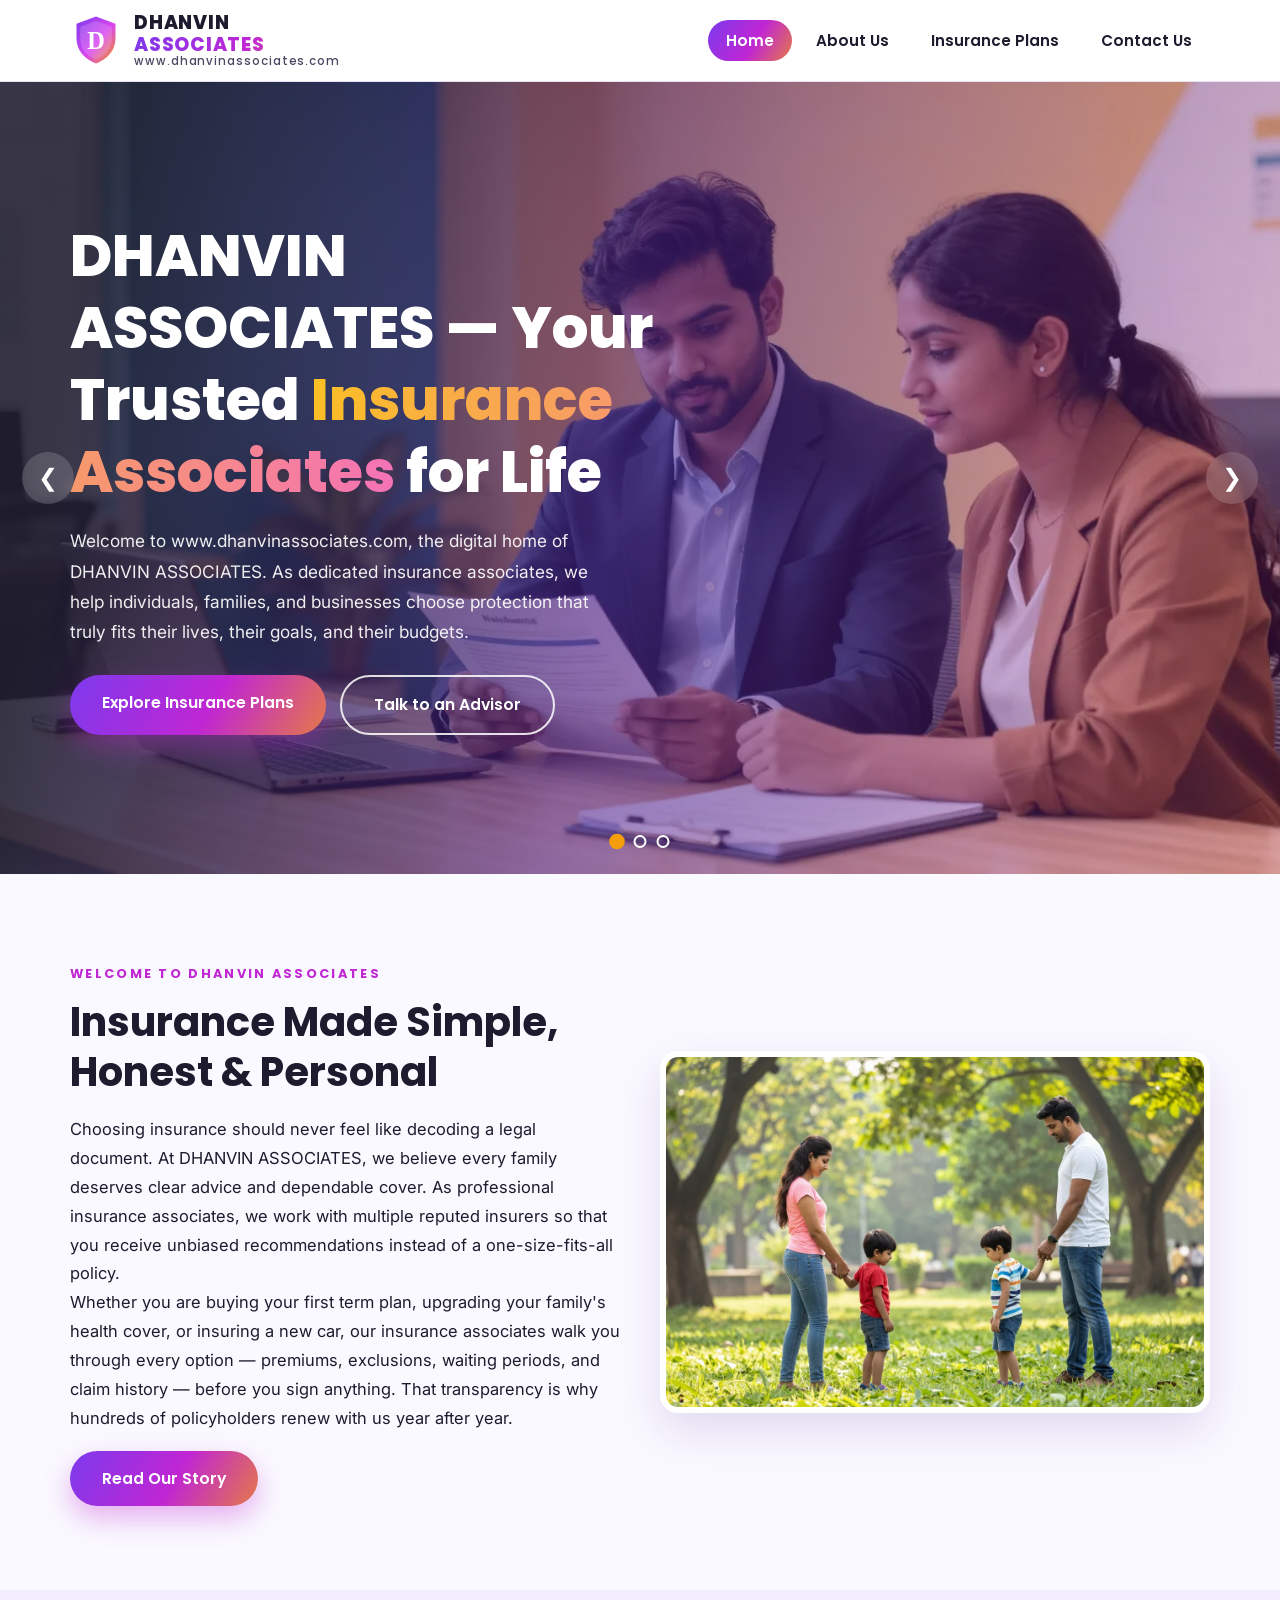
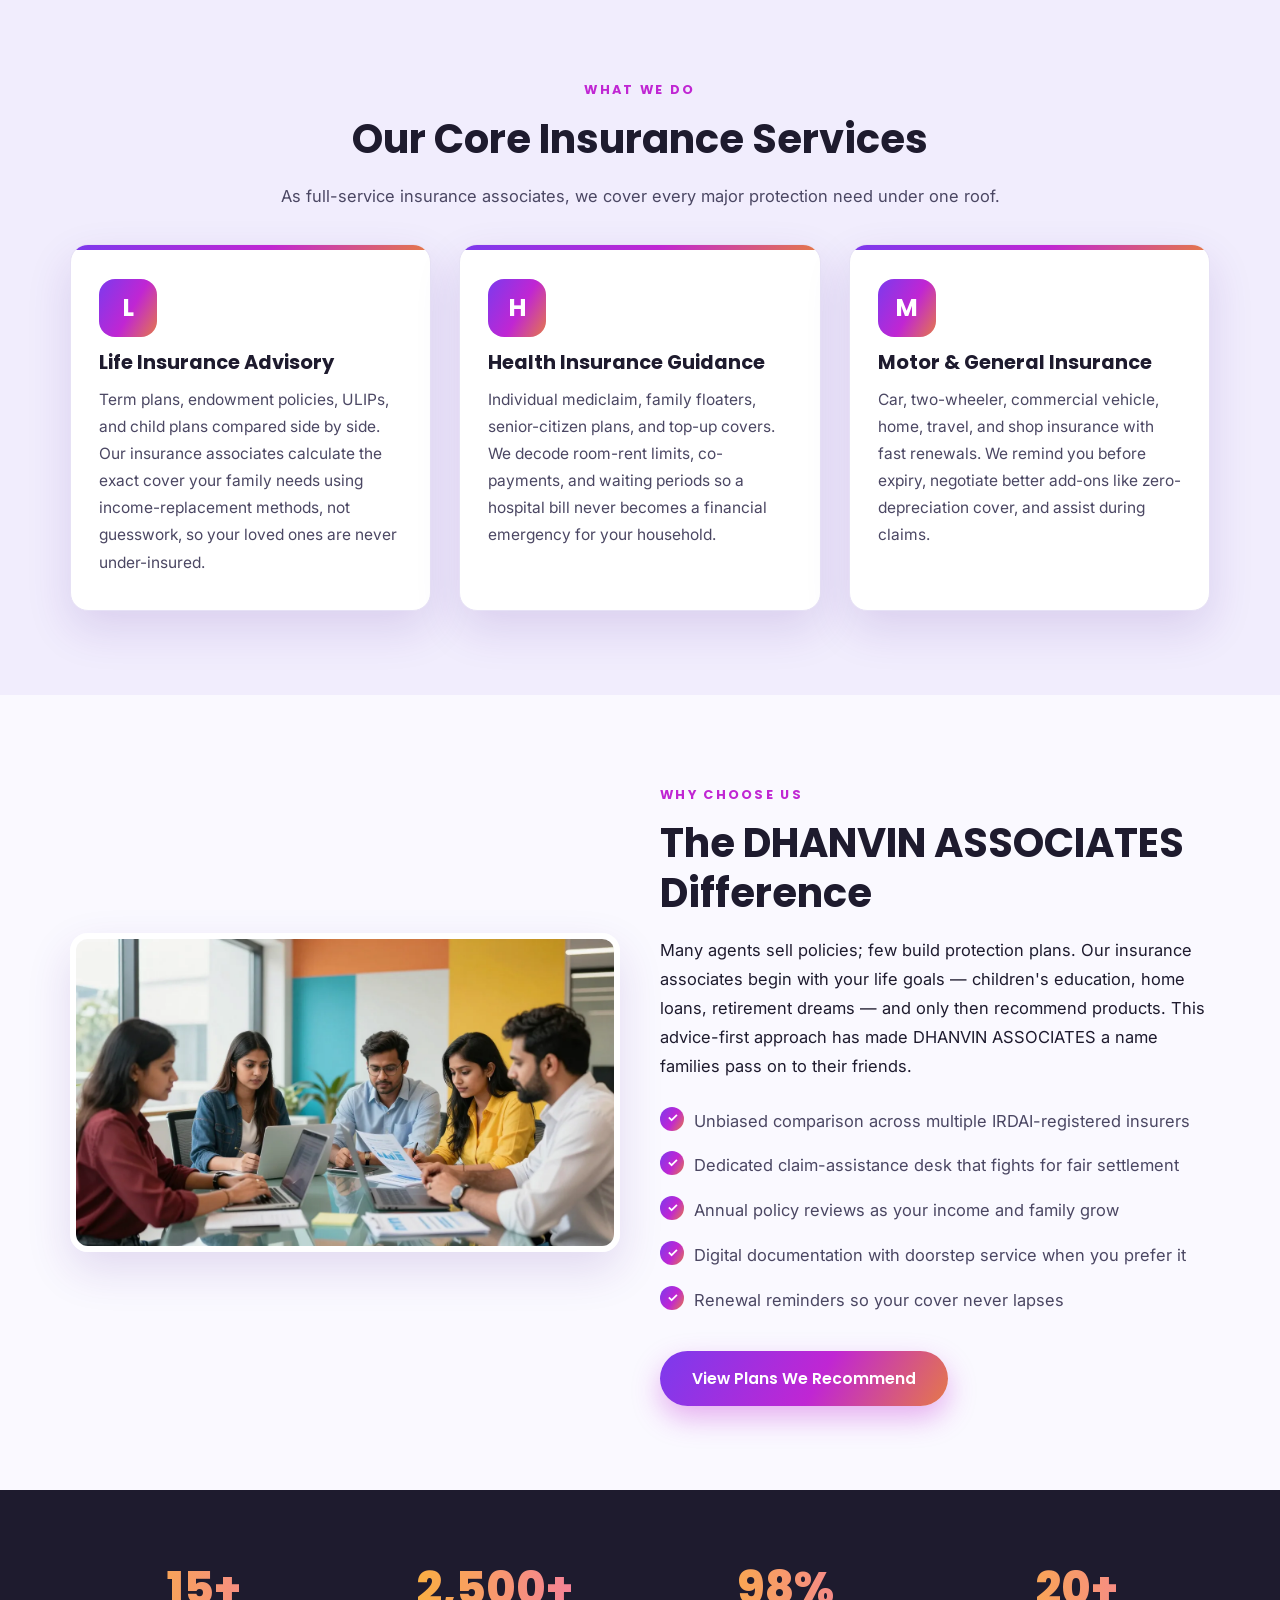
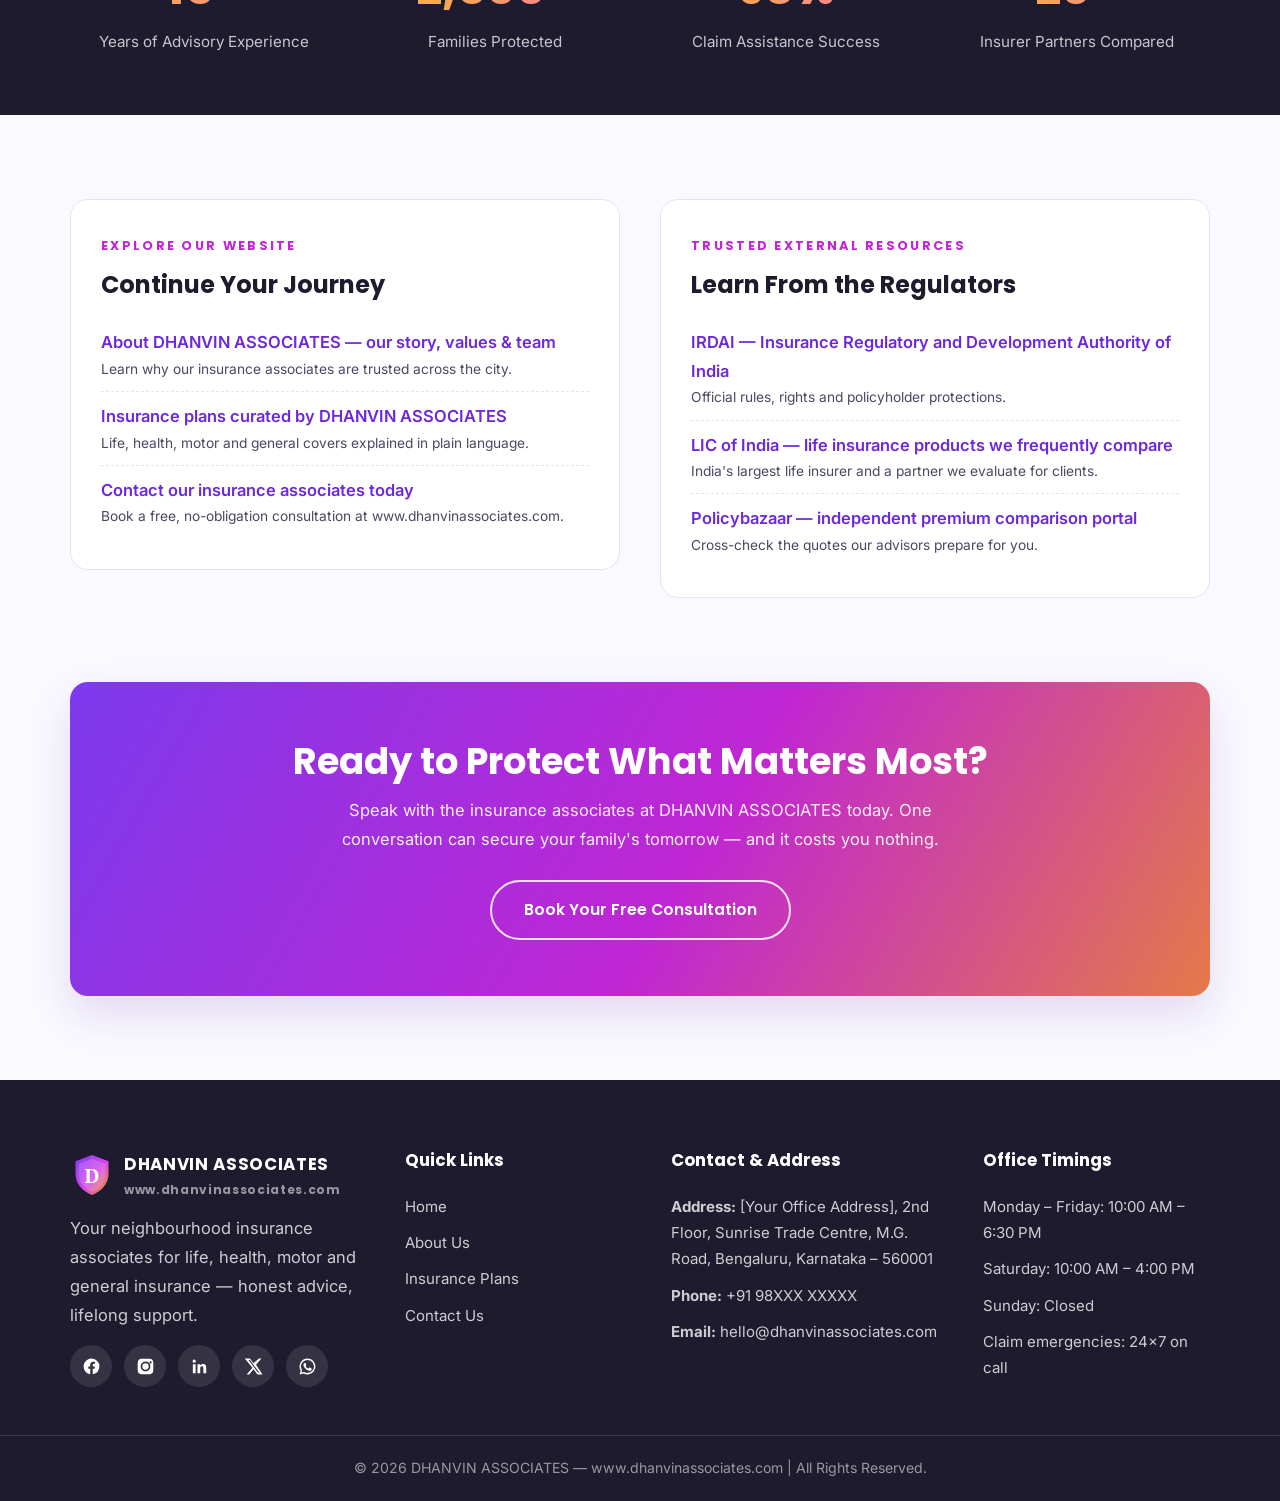
<file: index.html>
<!DOCTYPE html>
<html lang="en">
<head>
  <meta charset="UTF-8">
  <meta name="viewport" content="width=device-width, initial-scale=1.0">
  <title>DHANVIN ASSOCIATES | Trusted Insurance Associates in India – www.dhanvinassociates.com</title>
  <meta name="description" content="DHANVIN ASSOCIATES are experienced insurance associates offering life, health, motor and general insurance guidance for families and businesses across India.">
  <meta name="keywords" content="insurance associates, DHANVIN ASSOCIATES, life insurance, health insurance, motor insurance, insurance advisor India">
  <link rel="icon" href="images/logo.svg" type="image/svg+xml">
  <link rel="preconnect" href="https://fonts.googleapis.com">
  <link rel="preconnect" href="https://fonts.gstatic.com" crossorigin>
  <link href="https://fonts.googleapis.com/css2?family=Poppins:wght@600;700;800&family=Inter:wght@400;500;600&display=swap" rel="stylesheet">
  <link rel="stylesheet" href="css/style.css">
</head>
<body>

  <!-- ================= HEADER ================= -->
  <header class="site-header">
    <div class="container header-inner">
      <a href="index.html" class="brand" aria-label="DHANVIN ASSOCIATES home">
        <img src="images/logo.svg" alt="DHANVIN ASSOCIATES logo" class="logo" width="52" height="52">
        <span class="brand-text">DHANVIN <span>ASSOCIATES</span>
          <small class="domain">www.dhanvinassociates.com</small>
        </span>
      </a>
      <button class="nav-toggle" aria-label="Toggle navigation"><span></span><span></span><span></span></button>
      <nav class="main-nav" aria-label="Primary navigation">
        <ul>
          <li><a href="index.html" class="active">Home</a></li>
          <li><a href="about.html">About Us</a></li>
          <li><a href="plans.html">Insurance Plans</a></li>
          <li><a href="contact.html">Contact Us</a></li>
        </ul>
      </nav>
    </div>
  </header>

  <!-- ================= HERO SLIDER ================= -->
  <section class="slider" aria-label="Featured highlights">
    <div class="slide active">
      <img src="images/hero-advisor.webp" alt="Insurance advisor of DHANVIN ASSOCIATES guiding a young couple" width="1600" height="900">
      <div class="slide-caption">
        <h1>DHANVIN ASSOCIATES — Your Trusted <span>Insurance Associates</span> for Life</h1>
        <p>Welcome to www.dhanvinassociates.com, the digital home of DHANVIN ASSOCIATES. As dedicated insurance associates, we help individuals, families, and businesses choose protection that truly fits their lives, their goals, and their budgets.</p>
        <div class="slide-actions">
          <a href="plans.html" class="btn btn-primary">Explore Insurance Plans</a>
          <a href="contact.html" class="btn btn-outline">Talk to an Advisor</a>
        </div>
      </div>
    </div>
    <div class="slide">
      <img src="images/hero-team.webp" alt="Professional team of insurance associates collaborating in a modern office" width="1600" height="900" loading="lazy">
      <div class="slide-caption">
        <h2>Expert Guidance from <span>Experienced Insurance Associates</span></h2>
        <p>Our team of qualified insurance associates compares policies across leading insurers, explains the fine print in simple language, and stands beside you from proposal to claim settlement.</p>
        <div class="slide-actions">
          <a href="about.html" class="btn btn-primary">Meet Our Team</a>
        </div>
      </div>
    </div>
    <div class="slide">
      <img src="images/hero-senior.webp" alt="Senior couple reviewing health insurance with an advisor at home" width="1600" height="900" loading="lazy">
      <div class="slide-caption">
        <h2>Protection for Every <span>Stage of Life</span></h2>
        <p>From a child's education fund to a parent's health cover and a peaceful retirement, DHANVIN ASSOCIATES designs insurance portfolios that grow with your family.</p>
        <div class="slide-actions">
          <a href="contact.html" class="btn btn-primary">Get a Free Consultation</a>
        </div>
      </div>
    </div>
    <button class="slider-btn prev" aria-label="Previous slide">&#10094;</button>
    <button class="slider-btn next" aria-label="Next slide">&#10095;</button>
    <div class="slider-dots" role="tablist" aria-label="Slide navigation"></div>
  </section>

  <!-- ================= WELCOME ================= -->
  <section class="section">
    <div class="container grid-2">
      <div class="reveal">
        <span class="eyebrow">Welcome to DHANVIN ASSOCIATES</span>
        <h2 class="section-title">Insurance Made Simple, Honest &amp; Personal</h2>
        <p>Choosing insurance should never feel like decoding a legal document. At DHANVIN ASSOCIATES, we believe every family deserves clear advice and dependable cover. As professional insurance associates, we work with multiple reputed insurers so that you receive unbiased recommendations instead of a one-size-fits-all policy.</p>
        <p>Whether you are buying your first term plan, upgrading your family's health cover, or insuring a new car, our insurance associates walk you through every option — premiums, exclusions, waiting periods, and claim history — before you sign anything. That transparency is why hundreds of policyholders renew with us year after year.</p>
        <a href="about.html" class="btn btn-primary" style="margin-top:18px;">Read Our Story</a>
      </div>
      <div class="media-frame reveal">
        <img src="images/family-protection.webp" alt="Young family enjoying security provided by their insurance associates" width="1200" height="800" loading="lazy">
      </div>
    </div>
  </section>

  <!-- ================= SERVICES ================= -->
  <section class="section tint">
    <div class="container">
      <div style="text-align:center;" class="reveal">
        <span class="eyebrow">What We Do</span>
        <h2 class="section-title">Our Core Insurance Services</h2>
        <p class="section-sub" style="margin-left:auto;margin-right:auto;">As full-service insurance associates, we cover every major protection need under one roof.</p>
      </div>
      <div class="grid-3">
        <article class="card reveal">
          <div class="icon-badge">L</div>
          <h3>Life Insurance Advisory</h3>
          <p>Term plans, endowment policies, ULIPs, and child plans compared side by side. Our insurance associates calculate the exact cover your family needs using income-replacement methods, not guesswork, so your loved ones are never under-insured.</p>
        </article>
        <article class="card reveal">
          <div class="icon-badge">H</div>
          <h3>Health Insurance Guidance</h3>
          <p>Individual mediclaim, family floaters, senior-citizen plans, and top-up covers. We decode room-rent limits, co-payments, and waiting periods so a hospital bill never becomes a financial emergency for your household.</p>
        </article>
        <article class="card reveal">
          <div class="icon-badge">M</div>
          <h3>Motor &amp; General Insurance</h3>
          <p>Car, two-wheeler, commercial vehicle, home, travel, and shop insurance with fast renewals. We remind you before expiry, negotiate better add-ons like zero-depreciation cover, and assist during claims.</p>
        </article>
      </div>
    </div>
  </section>

  <!-- ================= WHY CHOOSE US ================= -->
  <section class="section">
    <div class="container grid-2">
      <div class="media-frame reveal">
        <img src="images/hero-team.webp" alt="Team of insurance associates at DHANVIN ASSOCIATES office" width="1600" height="900" loading="lazy">
      </div>
      <div class="reveal">
        <span class="eyebrow">Why Choose Us</span>
        <h2 class="section-title">The DHANVIN ASSOCIATES Difference</h2>
        <p>Many agents sell policies; few build protection plans. Our insurance associates begin with your life goals — children's education, home loans, retirement dreams — and only then recommend products. This advice-first approach has made DHANVIN ASSOCIATES a name families pass on to their friends.</p>
        <ul class="check-list">
          <li>Unbiased comparison across multiple IRDAI-registered insurers</li>
          <li>Dedicated claim-assistance desk that fights for fair settlement</li>
          <li>Annual policy reviews as your income and family grow</li>
          <li>Digital documentation with doorstep service when you prefer it</li>
          <li>Renewal reminders so your cover never lapses</li>
        </ul>
        <a href="plans.html" class="btn btn-primary" style="margin-top:10px;">View Plans We Recommend</a>
      </div>
    </div>
  </section>

  <!-- ================= STATS ================= -->
  <section class="stats-band">
    <div class="container grid-4">
      <div class="reveal"><div class="stat-num">15+</div><div class="stat-label">Years of Advisory Experience</div></div>
      <div class="reveal"><div class="stat-num">2,500+</div><div class="stat-label">Families Protected</div></div>
      <div class="reveal"><div class="stat-num">98%</div><div class="stat-label">Claim Assistance Success</div></div>
      <div class="reveal"><div class="stat-num">20+</div><div class="stat-label">Insurer Partners Compared</div></div>
    </div>
  </section>

  <!-- ================= INTERNAL & EXTERNAL LINKS ================= -->
  <section class="section">
    <div class="container grid-2" style="align-items:start;">
      <div class="link-panel reveal">
        <span class="eyebrow">Explore Our Website</span>
        <h2 class="section-title" style="font-size:1.5rem;">Continue Your Journey</h2>
        <ul>
          <li><a href="about.html">About DHANVIN ASSOCIATES — our story, values &amp; team</a><small>Learn why our insurance associates are trusted across the city.</small></li>
          <li><a href="plans.html">Insurance plans curated by DHANVIN ASSOCIATES</a><small>Life, health, motor and general covers explained in plain language.</small></li>
          <li><a href="contact.html">Contact our insurance associates today</a><small>Book a free, no-obligation consultation at www.dhanvinassociates.com.</small></li>
        </ul>
      </div>
      <div class="link-panel reveal">
        <span class="eyebrow">Trusted External Resources</span>
        <h2 class="section-title" style="font-size:1.5rem;">Learn From the Regulators</h2>
        <ul>
          <li><a href="https://www.irdai.gov.in" target="_blank" rel="noopener noreferrer">IRDAI — Insurance Regulatory and Development Authority of India</a><small>Official rules, rights and policyholder protections.</small></li>
          <li><a href="https://licindia.in" target="_blank" rel="noopener noreferrer">LIC of India — life insurance products we frequently compare</a><small>India's largest life insurer and a partner we evaluate for clients.</small></li>
          <li><a href="https://www.policybazaar.com" target="_blank" rel="noopener noreferrer">Policybazaar — independent premium comparison portal</a><small>Cross-check the quotes our advisors prepare for you.</small></li>
        </ul>
      </div>
    </div>
  </section>

  <!-- ================= CTA ================= -->
  <section class="section" style="padding-top:0;">
    <div class="container">
      <div class="cta-band reveal">
        <h2>Ready to Protect What Matters Most?</h2>
        <p>Speak with the insurance associates at DHANVIN ASSOCIATES today. One conversation can secure your family's tomorrow — and it costs you nothing.</p>
        <a href="contact.html" class="btn btn-outline">Book Your Free Consultation</a>
      </div>
    </div>
  </section>

  <!-- ================= FOOTER ================= -->
  <footer class="site-footer">
    <div class="container footer-grid">
      <div>
        <div class="footer-brand">
          <img src="images/logo.svg" alt="DHANVIN ASSOCIATES logo" class="logo" width="44" height="44">
          <strong>DHANVIN ASSOCIATES<small>www.dhanvinassociates.com</small></strong>
        </div>
        <p>Your neighbourhood insurance associates for life, health, motor and general insurance — honest advice, lifelong support.</p>
        <div class="social-row">
          <a href="https://facebook.com/dhanvinassociates" target="_blank" rel="noopener noreferrer" aria-label="Facebook"><svg viewBox="0 0 24 24"><path d="M22 12a10 10 0 1 0-11.6 9.9v-7H7.9V12h2.5V9.8c0-2.5 1.5-3.9 3.8-3.9 1.1 0 2.2.2 2.2.2v2.4h-1.2c-1.2 0-1.6.8-1.6 1.6V12h2.7l-.4 2.9h-2.3v7A10 10 0 0 0 22 12z"/></svg></a>
          <a href="https://instagram.com/dhanvinassociates" target="_blank" rel="noopener noreferrer" aria-label="Instagram"><svg viewBox="0 0 24 24"><path d="M12 2.2c3.2 0 3.6 0 4.9.1 3.3.1 4.8 1.7 4.9 4.9.1 1.3.1 1.6.1 4.8s0 3.6-.1 4.8c-.1 3.2-1.7 4.8-4.9 4.9-1.3.1-1.6.1-4.9.1s-3.6 0-4.9-.1c-3.3-.1-4.8-1.7-4.9-4.9-.1-1.2-.1-1.6-.1-4.8s0-3.6.1-4.8C2.4 4 4 2.4 7.2 2.3 8.4 2.2 8.8 2.2 12 2.2zm0 3.6a6.2 6.2 0 1 0 0 12.4 6.2 6.2 0 0 0 0-12.4zm0 10.2a4 4 0 1 1 0-8 4 4 0 0 1 0 8zm6.4-10.5a1.4 1.4 0 1 0 0 2.9 1.4 1.4 0 0 0 0-2.9z"/></svg></a>
          <a href="https://linkedin.com/company/dhanvinassociates" target="_blank" rel="noopener noreferrer" aria-label="LinkedIn"><svg viewBox="0 0 24 24"><path d="M20.4 20.4h-3.5v-5.6c0-1.3 0-3-1.9-3s-2.1 1.4-2.1 2.9v5.7H9.4V9h3.4v1.6h.1c.5-.9 1.6-1.9 3.4-1.9 3.6 0 4.2 2.4 4.2 5.4v6.3zM5.3 7.4a2 2 0 1 1 0-4.1 2 2 0 0 1 0 4.1zM7.1 20.4H3.6V9h3.5v11.4z"/></svg></a>
          <a href="https://x.com/dhanvinassoc" target="_blank" rel="noopener noreferrer" aria-label="X (Twitter)"><svg viewBox="0 0 24 24"><path d="M18.9 2H22l-6.8 7.8L23.3 22h-6.3l-4.9-6.4L6.5 22H3.4l7.3-8.3L1 2h6.5l4.4 5.9L18.9 2zm-1.1 18h1.7L7.6 3.9H5.7L17.8 20z"/></svg></a>
          <a href="https://wa.me/919800000000" target="_blank" rel="noopener noreferrer" aria-label="WhatsApp"><svg viewBox="0 0 24 24"><path d="M12 2a10 10 0 0 0-8.6 15.1L2 22l5-1.3A10 10 0 1 0 12 2zm0 18.2c-1.5 0-3-.4-4.3-1.2l-.3-.2-3 .8.8-2.9-.2-.3A8.2 8.2 0 1 1 12 20.2zm4.6-6.1c-.3-.1-1.5-.7-1.7-.8-.2-.1-.4-.1-.6.1-.2.3-.6.8-.8 1-.1.2-.3.2-.5.1a6.7 6.7 0 0 1-3.3-2.9c-.3-.4.3-.4.7-1.3.1-.2 0-.4 0-.5l-.8-1.8c-.2-.5-.4-.4-.6-.4h-.5c-.2 0-.5.1-.7.3-.2.3-.9.9-.9 2.2s.9 2.5 1.1 2.7c.1.2 1.8 2.8 4.4 3.9 1.6.7 2.3.8 3.1.6.5-.1 1.5-.6 1.7-1.2.2-.6.2-1.1.1-1.2 0-.1-.2-.2-.6-.3z"/></svg></a>
        </div>
      </div>
      <div>
        <h3>Quick Links</h3>
        <ul>
          <li><a href="index.html">Home</a></li>
          <li><a href="about.html">About Us</a></li>
          <li><a href="plans.html">Insurance Plans</a></li>
          <li><a href="contact.html">Contact Us</a></li>
        </ul>
      </div>
      <div>
        <h3>Contact &amp; Address</h3>
        <ul>
          <li><strong>Address:</strong> [Your Office Address], 2nd Floor, Sunrise Trade Centre, M.G. Road, Bengaluru, Karnataka – 560001</li>
          <li><strong>Phone:</strong> <a href="tel:+919800000000">+91 98XXX XXXXX</a></li>
          <li><strong>Email:</strong> <a href="mailto:hello@dhanvinassociates.com">hello@dhanvinassociates.com</a></li>
        </ul>
      </div>
      <div>
        <h3>Office Timings</h3>
        <ul>
          <li>Monday – Friday: 10:00 AM – 6:30 PM</li>
          <li>Saturday: 10:00 AM – 4:00 PM</li>
          <li>Sunday: Closed</li>
          <li>Claim emergencies: 24×7 on call</li>
        </ul>
      </div>
    </div>
    <div class="footer-bottom">
      <div class="container">© <span id="year">2024</span> DHANVIN ASSOCIATES — www.dhanvinassociates.com | All Rights Reserved.</div>
    </div>
  </footer>

  <script src="js/script.js"></script>
</body>
</html>
</file>
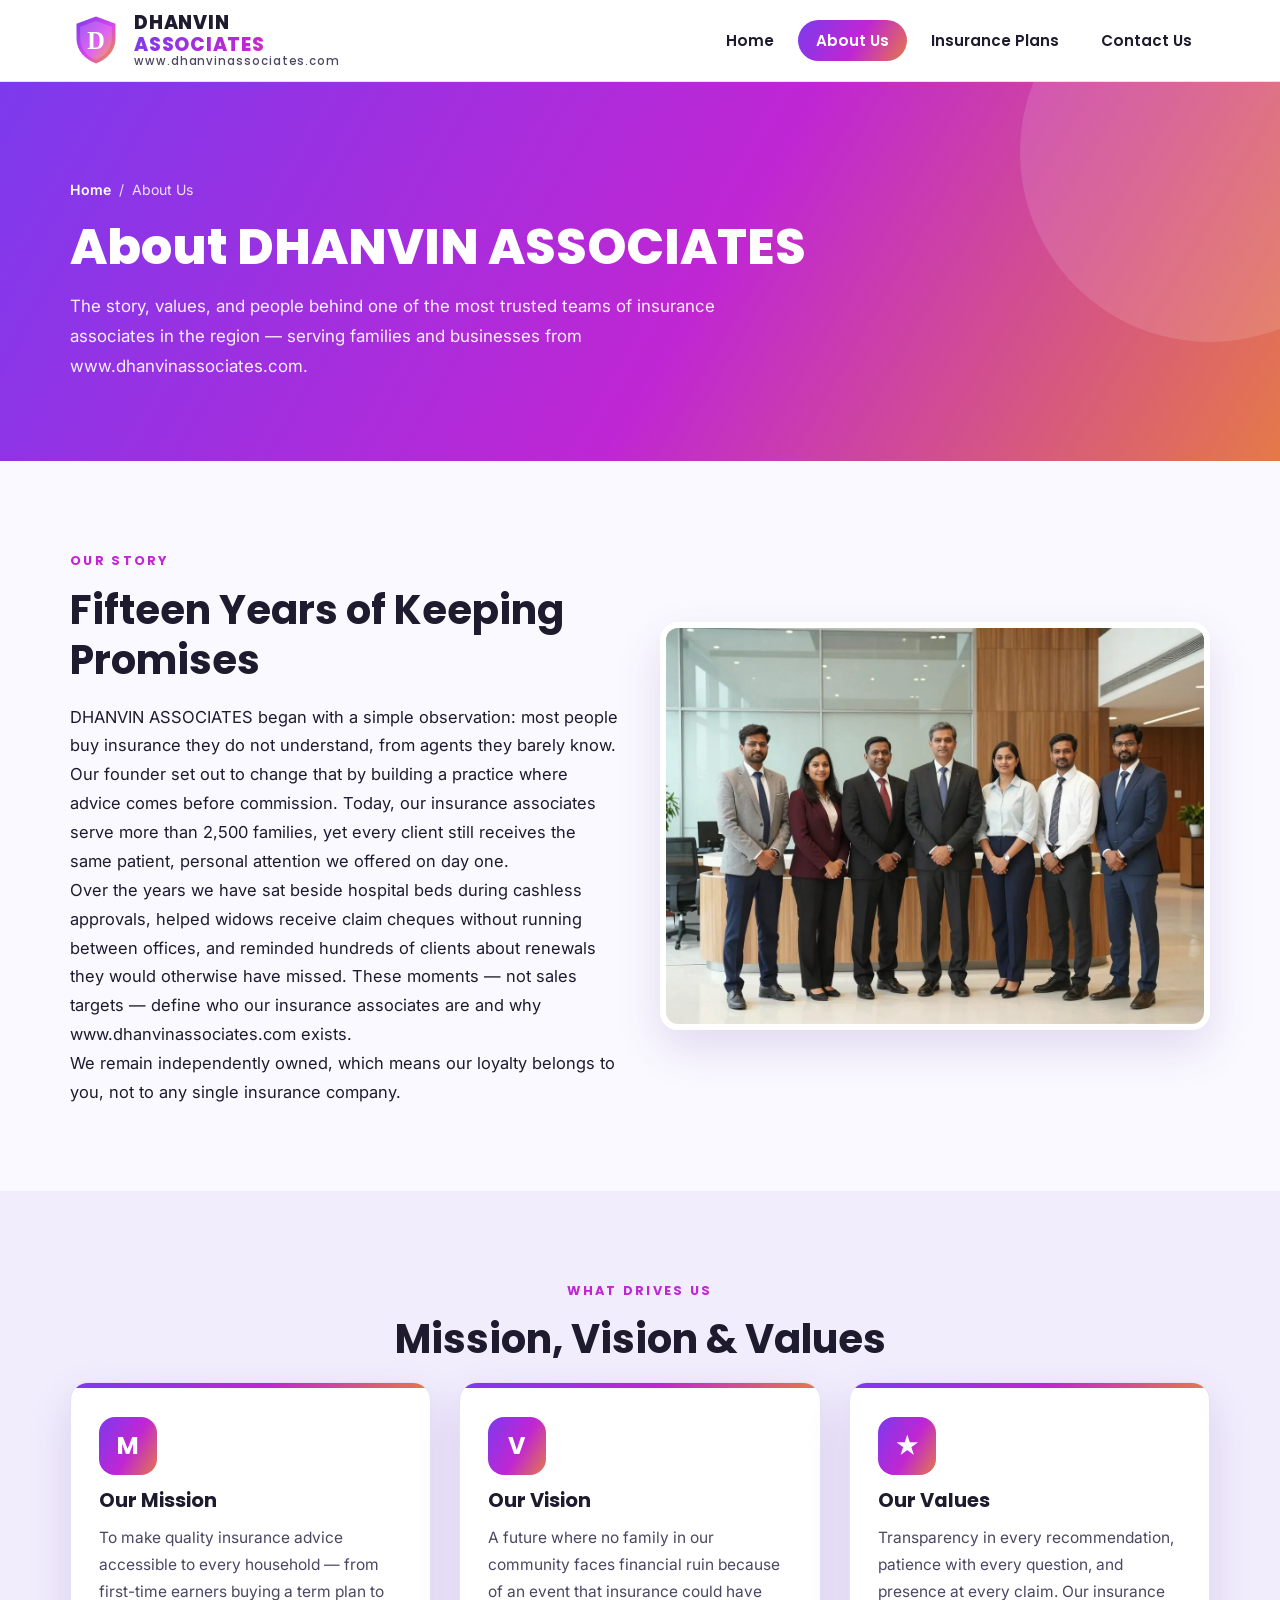
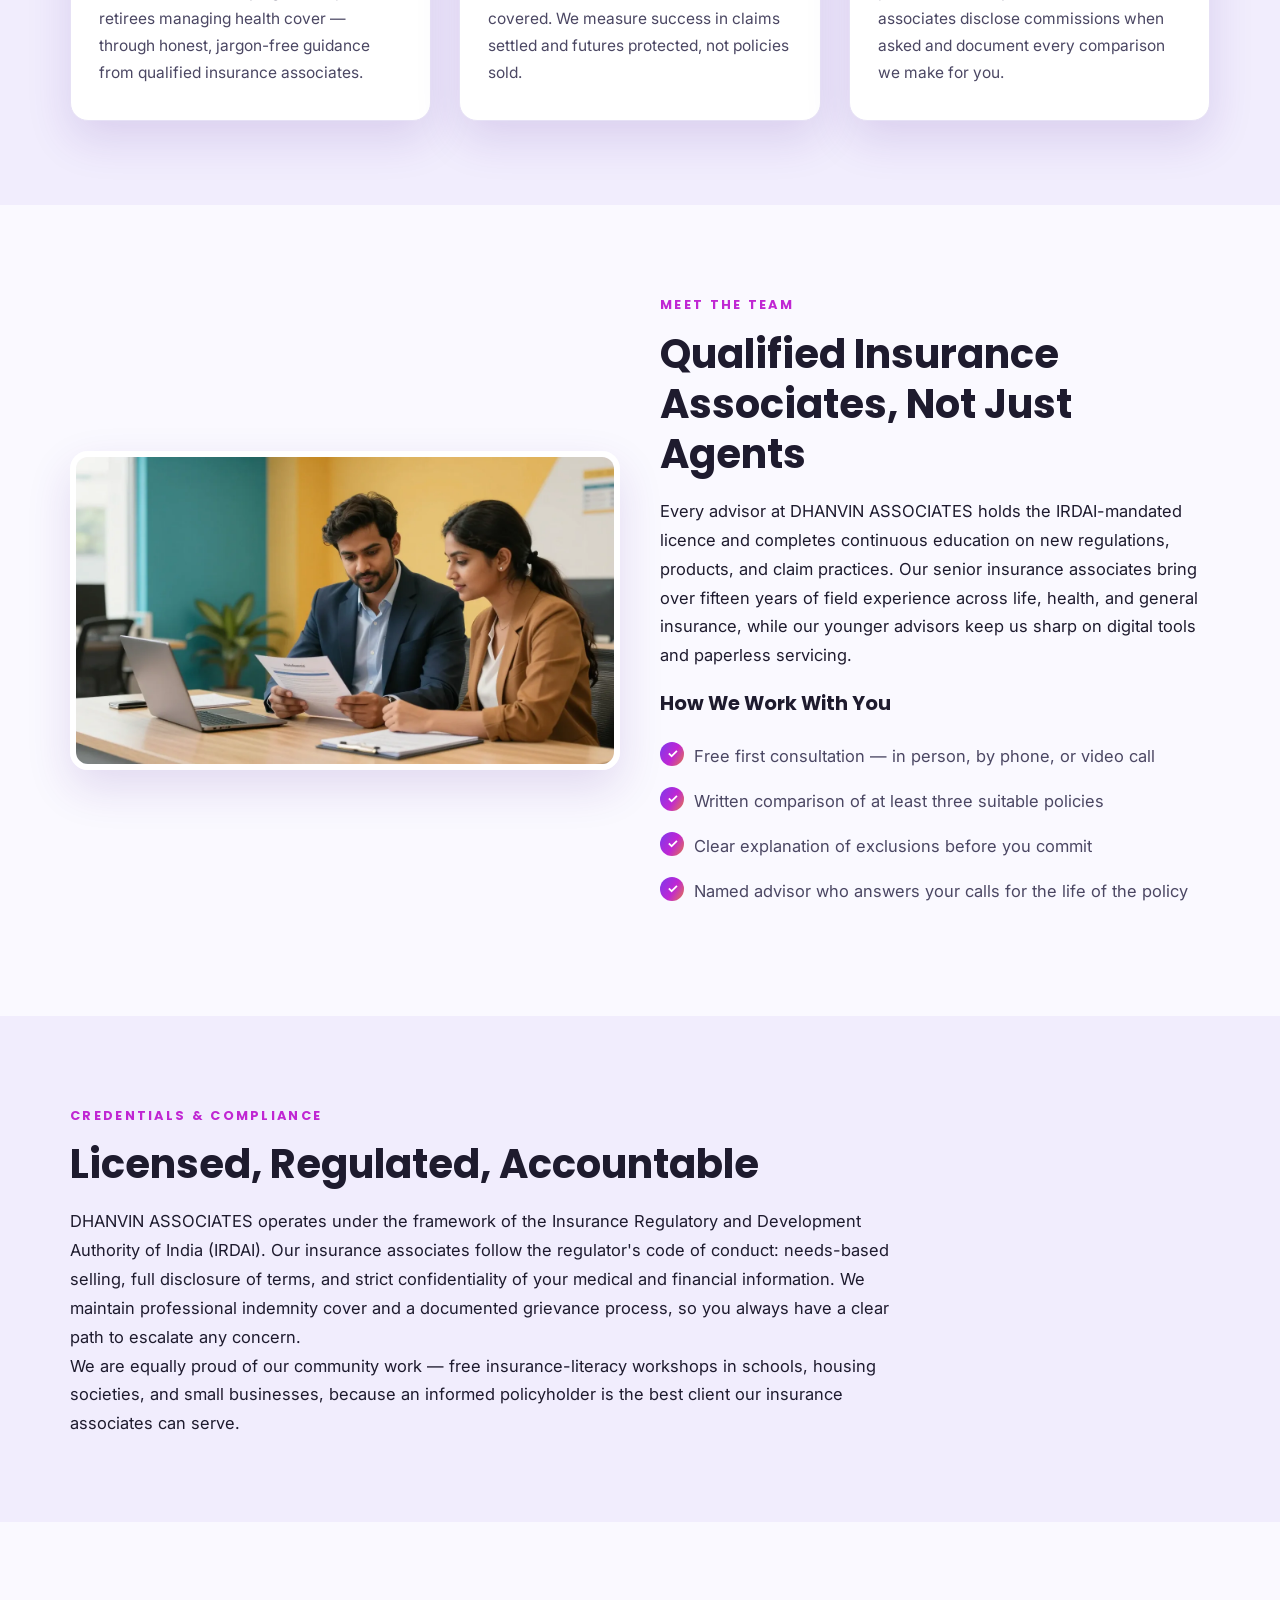
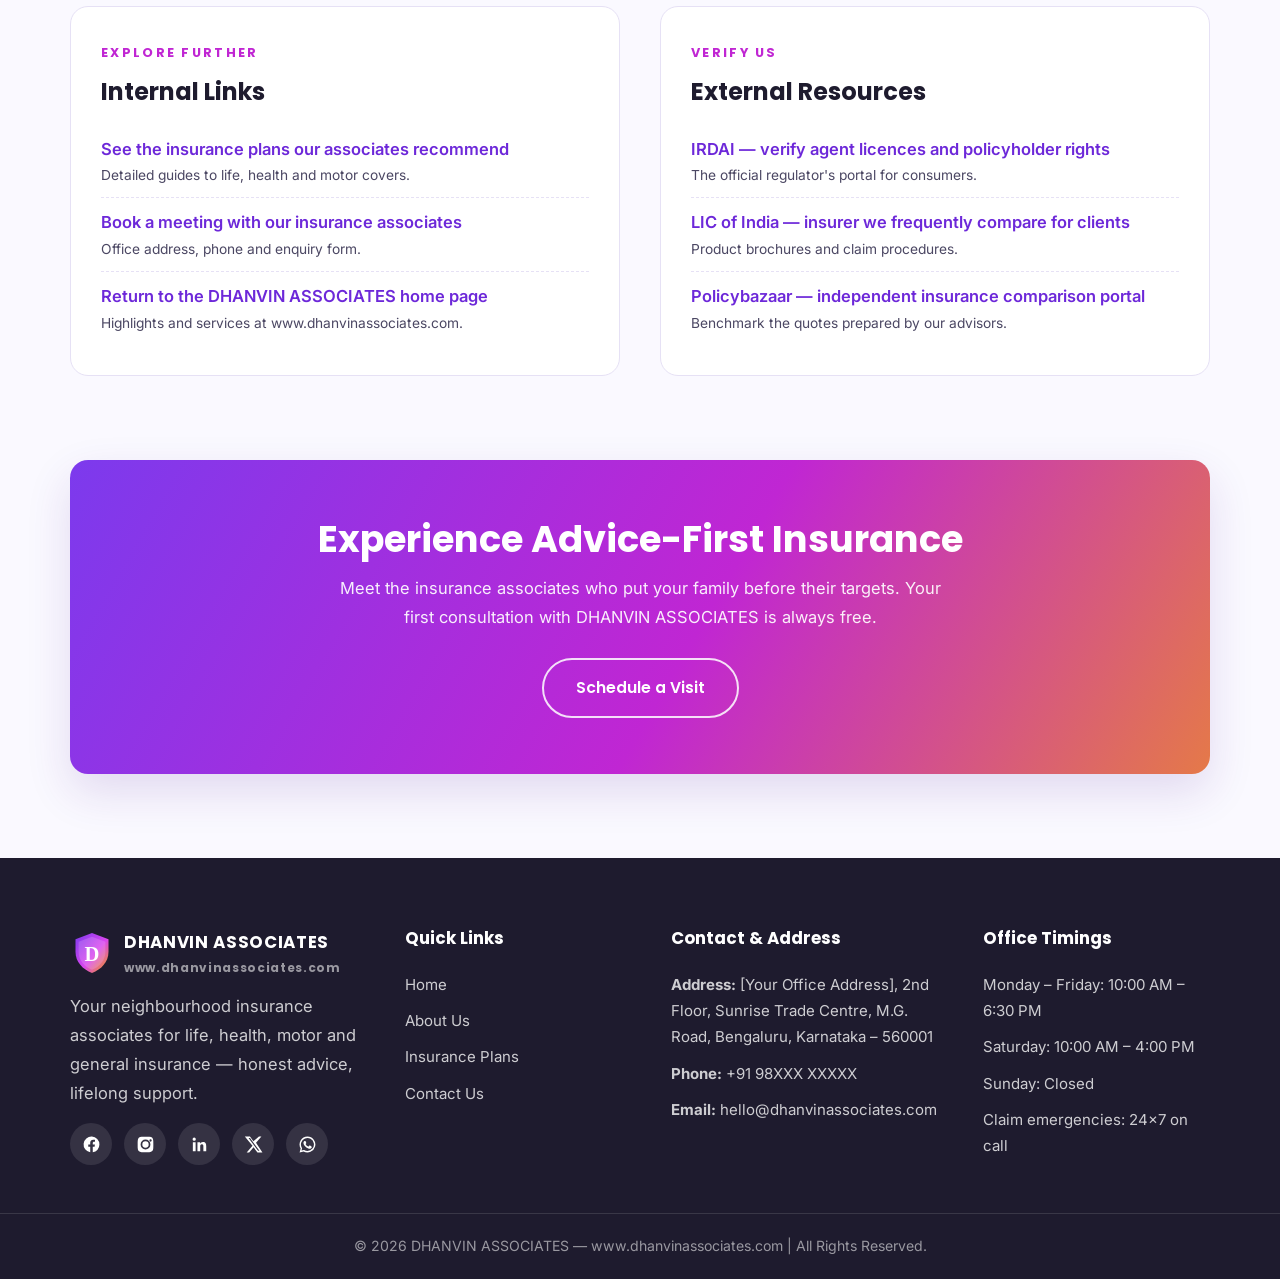
<file: about.html>
<!DOCTYPE html>
<html lang="en">
<head>
  <meta charset="UTF-8">
  <meta name="viewport" content="width=device-width, initial-scale=1.0">
  <title>About Us | DHANVIN ASSOCIATES – Experienced Insurance Associates</title>
  <meta name="description" content="Learn about DHANVIN ASSOCIATES — a team of experienced insurance associates with 15+ years of guiding families on life, health and motor insurance across India.">
  <meta name="keywords" content="insurance associates, about DHANVIN ASSOCIATES, insurance advisory team, trusted insurance advisor">
  <link rel="icon" href="images/logo.svg" type="image/svg+xml">
  <link rel="preconnect" href="https://fonts.googleapis.com">
  <link rel="preconnect" href="https://fonts.gstatic.com" crossorigin>
  <link href="https://fonts.googleapis.com/css2?family=Poppins:wght@600;700;800&family=Inter:wght@400;500;600&display=swap" rel="stylesheet">
  <link rel="stylesheet" href="css/style.css">
</head>
<body>

  <header class="site-header">
    <div class="container header-inner">
      <a href="index.html" class="brand" aria-label="DHANVIN ASSOCIATES home">
        <img src="images/logo.svg" alt="DHANVIN ASSOCIATES logo" class="logo" width="52" height="52">
        <span class="brand-text">DHANVIN <span>ASSOCIATES</span>
          <small class="domain">www.dhanvinassociates.com</small>
        </span>
      </a>
      <button class="nav-toggle" aria-label="Toggle navigation"><span></span><span></span><span></span></button>
      <nav class="main-nav" aria-label="Primary navigation">
        <ul>
          <li><a href="index.html">Home</a></li>
          <li><a href="about.html" class="active">About Us</a></li>
          <li><a href="plans.html">Insurance Plans</a></li>
          <li><a href="contact.html">Contact Us</a></li>
        </ul>
      </nav>
    </div>
  </header>

  <section class="page-hero">
    <div class="container">
      <div class="breadcrumb"><a href="index.html">Home</a> &nbsp;/&nbsp; About Us</div>
      <h1>About DHANVIN ASSOCIATES</h1>
      <p>The story, values, and people behind one of the most trusted teams of insurance associates in the region — serving families and businesses from www.dhanvinassociates.com.</p>
    </div>
  </section>

  <!-- ================= OUR STORY ================= -->
  <section class="section">
    <div class="container grid-2">
      <div class="reveal">
        <span class="eyebrow">Our Story</span>
        <h2 class="section-title">Fifteen Years of Keeping Promises</h2>
        <p>DHANVIN ASSOCIATES began with a simple observation: most people buy insurance they do not understand, from agents they barely know. Our founder set out to change that by building a practice where advice comes before commission. Today, our insurance associates serve more than 2,500 families, yet every client still receives the same patient, personal attention we offered on day one.</p>
        <p>Over the years we have sat beside hospital beds during cashless approvals, helped widows receive claim cheques without running between offices, and reminded hundreds of clients about renewals they would otherwise have missed. These moments — not sales targets — define who our insurance associates are and why www.dhanvinassociates.com exists.</p>
        <p>We remain independently owned, which means our loyalty belongs to you, not to any single insurance company.</p>
      </div>
      <div class="media-frame reveal">
        <img src="images/about-team.webp" alt="The insurance associates team of DHANVIN ASSOCIATES in their office lobby" width="1200" height="900" loading="lazy">
      </div>
    </div>
  </section>

  <!-- ================= MISSION / VISION / VALUES ================= -->
  <section class="section tint">
    <div class="container">
      <div style="text-align:center;" class="reveal">
        <span class="eyebrow">What Drives Us</span>
        <h2 class="section-title">Mission, Vision &amp; Values</h2>
      </div>
      <div class="grid-3">
        <article class="card reveal">
          <div class="icon-badge">M</div>
          <h3>Our Mission</h3>
          <p>To make quality insurance advice accessible to every household — from first-time earners buying a term plan to retirees managing health cover — through honest, jargon-free guidance from qualified insurance associates.</p>
        </article>
        <article class="card reveal">
          <div class="icon-badge">V</div>
          <h3>Our Vision</h3>
          <p>A future where no family in our community faces financial ruin because of an event that insurance could have covered. We measure success in claims settled and futures protected, not policies sold.</p>
        </article>
        <article class="card reveal">
          <div class="icon-badge">★</div>
          <h3>Our Values</h3>
          <p>Transparency in every recommendation, patience with every question, and presence at every claim. Our insurance associates disclose commissions when asked and document every comparison we make for you.</p>
        </article>
      </div>
    </div>
  </section>

  <!-- ================= TEAM ================= -->
  <section class="section">
    <div class="container grid-2">
      <div class="media-frame reveal">
        <img src="images/hero-advisor.webp" alt="Senior insurance associate consulting clients at DHANVIN ASSOCIATES" width="1600" height="900" loading="lazy">
      </div>
      <div class="reveal">
        <span class="eyebrow">Meet the Team</span>
        <h2 class="section-title">Qualified Insurance Associates, Not Just Agents</h2>
        <p>Every advisor at DHANVIN ASSOCIATES holds the IRDAI-mandated licence and completes continuous education on new regulations, products, and claim practices. Our senior insurance associates bring over fifteen years of field experience across life, health, and general insurance, while our younger advisors keep us sharp on digital tools and paperless servicing.</p>
        <h3 style="margin-top:22px;">How We Work With You</h3>
        <ul class="check-list">
          <li>Free first consultation — in person, by phone, or video call</li>
          <li>Written comparison of at least three suitable policies</li>
          <li>Clear explanation of exclusions before you commit</li>
          <li>Named advisor who answers your calls for the life of the policy</li>
        </ul>
      </div>
    </div>
  </section>

  <!-- ================= CREDENTIALS ================= -->
  <section class="section tint">
    <div class="container">
      <div class="reveal" style="max-width:820px;">
        <span class="eyebrow">Credentials &amp; Compliance</span>
        <h2 class="section-title">Licensed, Regulated, Accountable</h2>
        <p>DHANVIN ASSOCIATES operates under the framework of the Insurance Regulatory and Development Authority of India (IRDAI). Our insurance associates follow the regulator's code of conduct: needs-based selling, full disclosure of terms, and strict confidentiality of your medical and financial information. We maintain professional indemnity cover and a documented grievance process, so you always have a clear path to escalate any concern.</p>
        <p>We are equally proud of our community work — free insurance-literacy workshops in schools, housing societies, and small businesses, because an informed policyholder is the best client our insurance associates can serve.</p>
      </div>
    </div>
  </section>

  <!-- ================= LINKS ================= -->
  <section class="section">
    <div class="container grid-2" style="align-items:start;">
      <div class="link-panel reveal">
        <span class="eyebrow">Explore Further</span>
        <h2 class="section-title" style="font-size:1.5rem;">Internal Links</h2>
        <ul>
          <li><a href="plans.html">See the insurance plans our associates recommend</a><small>Detailed guides to life, health and motor covers.</small></li>
          <li><a href="contact.html">Book a meeting with our insurance associates</a><small>Office address, phone and enquiry form.</small></li>
          <li><a href="index.html">Return to the DHANVIN ASSOCIATES home page</a><small>Highlights and services at www.dhanvinassociates.com.</small></li>
        </ul>
      </div>
      <div class="link-panel reveal">
        <span class="eyebrow">Verify Us</span>
        <h2 class="section-title" style="font-size:1.5rem;">External Resources</h2>
        <ul>
          <li><a href="https://www.irdai.gov.in" target="_blank" rel="noopener noreferrer">IRDAI — verify agent licences and policyholder rights</a><small>The official regulator's portal for consumers.</small></li>
          <li><a href="https://licindia.in" target="_blank" rel="noopener noreferrer">LIC of India — insurer we frequently compare for clients</a><small>Product brochures and claim procedures.</small></li>
          <li><a href="https://www.policybazaar.com" target="_blank" rel="noopener noreferrer">Policybazaar — independent insurance comparison portal</a><small>Benchmark the quotes prepared by our advisors.</small></li>
        </ul>
      </div>
    </div>
  </section>

  <section class="section" style="padding-top:0;">
    <div class="container">
      <div class="cta-band reveal">
        <h2>Experience Advice-First Insurance</h2>
        <p>Meet the insurance associates who put your family before their targets. Your first consultation with DHANVIN ASSOCIATES is always free.</p>
        <a href="contact.html" class="btn btn-outline">Schedule a Visit</a>
      </div>
    </div>
  </section>

  <footer class="site-footer">
    <div class="container footer-grid">
      <div>
        <div class="footer-brand">
          <img src="images/logo.svg" alt="DHANVIN ASSOCIATES logo" class="logo" width="44" height="44">
          <strong>DHANVIN ASSOCIATES<small>www.dhanvinassociates.com</small></strong>
        </div>
        <p>Your neighbourhood insurance associates for life, health, motor and general insurance — honest advice, lifelong support.</p>
        <div class="social-row">
          <a href="https://facebook.com/dhanvinassociates" target="_blank" rel="noopener noreferrer" aria-label="Facebook"><svg viewBox="0 0 24 24"><path d="M22 12a10 10 0 1 0-11.6 9.9v-7H7.9V12h2.5V9.8c0-2.5 1.5-3.9 3.8-3.9 1.1 0 2.2.2 2.2.2v2.4h-1.2c-1.2 0-1.6.8-1.6 1.6V12h2.7l-.4 2.9h-2.3v7A10 10 0 0 0 22 12z"/></svg></a>
          <a href="https://instagram.com/dhanvinassociates" target="_blank" rel="noopener noreferrer" aria-label="Instagram"><svg viewBox="0 0 24 24"><path d="M12 2.2c3.2 0 3.6 0 4.9.1 3.3.1 4.8 1.7 4.9 4.9.1 1.3.1 1.6.1 4.8s0 3.6-.1 4.8c-.1 3.2-1.7 4.8-4.9 4.9-1.3.1-1.6.1-4.9.1s-3.6 0-4.9-.1c-3.3-.1-4.8-1.7-4.9-4.9-.1-1.2-.1-1.6-.1-4.8s0-3.6.1-4.8C2.4 4 4 2.4 7.2 2.3 8.4 2.2 8.8 2.2 12 2.2zm0 3.6a6.2 6.2 0 1 0 0 12.4 6.2 6.2 0 0 0 0-12.4zm0 10.2a4 4 0 1 1 0-8 4 4 0 0 1 0 8zm6.4-10.5a1.4 1.4 0 1 0 0 2.9 1.4 1.4 0 0 0 0-2.9z"/></svg></a>
          <a href="https://linkedin.com/company/dhanvinassociates" target="_blank" rel="noopener noreferrer" aria-label="LinkedIn"><svg viewBox="0 0 24 24"><path d="M20.4 20.4h-3.5v-5.6c0-1.3 0-3-1.9-3s-2.1 1.4-2.1 2.9v5.7H9.4V9h3.4v1.6h.1c.5-.9 1.6-1.9 3.4-1.9 3.6 0 4.2 2.4 4.2 5.4v6.3zM5.3 7.4a2 2 0 1 1 0-4.1 2 2 0 0 1 0 4.1zM7.1 20.4H3.6V9h3.5v11.4z"/></svg></a>
          <a href="https://x.com/dhanvinassoc" target="_blank" rel="noopener noreferrer" aria-label="X (Twitter)"><svg viewBox="0 0 24 24"><path d="M18.9 2H22l-6.8 7.8L23.3 22h-6.3l-4.9-6.4L6.5 22H3.4l7.3-8.3L1 2h6.5l4.4 5.9L18.9 2zm-1.1 18h1.7L7.6 3.9H5.7L17.8 20z"/></svg></a>
          <a href="https://wa.me/919800000000" target="_blank" rel="noopener noreferrer" aria-label="WhatsApp"><svg viewBox="0 0 24 24"><path d="M12 2a10 10 0 0 0-8.6 15.1L2 22l5-1.3A10 10 0 1 0 12 2zm0 18.2c-1.5 0-3-.4-4.3-1.2l-.3-.2-3 .8.8-2.9-.2-.3A8.2 8.2 0 1 1 12 20.2zm4.6-6.1c-.3-.1-1.5-.7-1.7-.8-.2-.1-.4-.1-.6.1-.2.3-.6.8-.8 1-.1.2-.3.2-.5.1a6.7 6.7 0 0 1-3.3-2.9c-.3-.4.3-.4.7-1.3.1-.2 0-.4 0-.5l-.8-1.8c-.2-.5-.4-.4-.6-.4h-.5c-.2 0-.5.1-.7.3-.2.3-.9.9-.9 2.2s.9 2.5 1.1 2.7c.1.2 1.8 2.8 4.4 3.9 1.6.7 2.3.8 3.1.6.5-.1 1.5-.6 1.7-1.2.2-.6.2-1.1.1-1.2 0-.1-.2-.2-.6-.3z"/></svg></a>
        </div>
      </div>
      <div>
        <h3>Quick Links</h3>
        <ul>
          <li><a href="index.html">Home</a></li>
          <li><a href="about.html">About Us</a></li>
          <li><a href="plans.html">Insurance Plans</a></li>
          <li><a href="contact.html">Contact Us</a></li>
        </ul>
      </div>
      <div>
        <h3>Contact &amp; Address</h3>
        <ul>
          <li><strong>Address:</strong> [Your Office Address], 2nd Floor, Sunrise Trade Centre, M.G. Road, Bengaluru, Karnataka – 560001</li>
          <li><strong>Phone:</strong> <a href="tel:+919800000000">+91 98XXX XXXXX</a></li>
          <li><strong>Email:</strong> <a href="mailto:hello@dhanvinassociates.com">hello@dhanvinassociates.com</a></li>
        </ul>
      </div>
      <div>
        <h3>Office Timings</h3>
        <ul>
          <li>Monday – Friday: 10:00 AM – 6:30 PM</li>
          <li>Saturday: 10:00 AM – 4:00 PM</li>
          <li>Sunday: Closed</li>
          <li>Claim emergencies: 24×7 on call</li>
        </ul>
      </div>
    </div>
    <div class="footer-bottom">
      <div class="container">© <span id="year">2024</span> DHANVIN ASSOCIATES — www.dhanvinassociates.com | All Rights Reserved.</div>
    </div>
  </footer>

  <script src="js/script.js"></script>
</body>
</html>
</file>
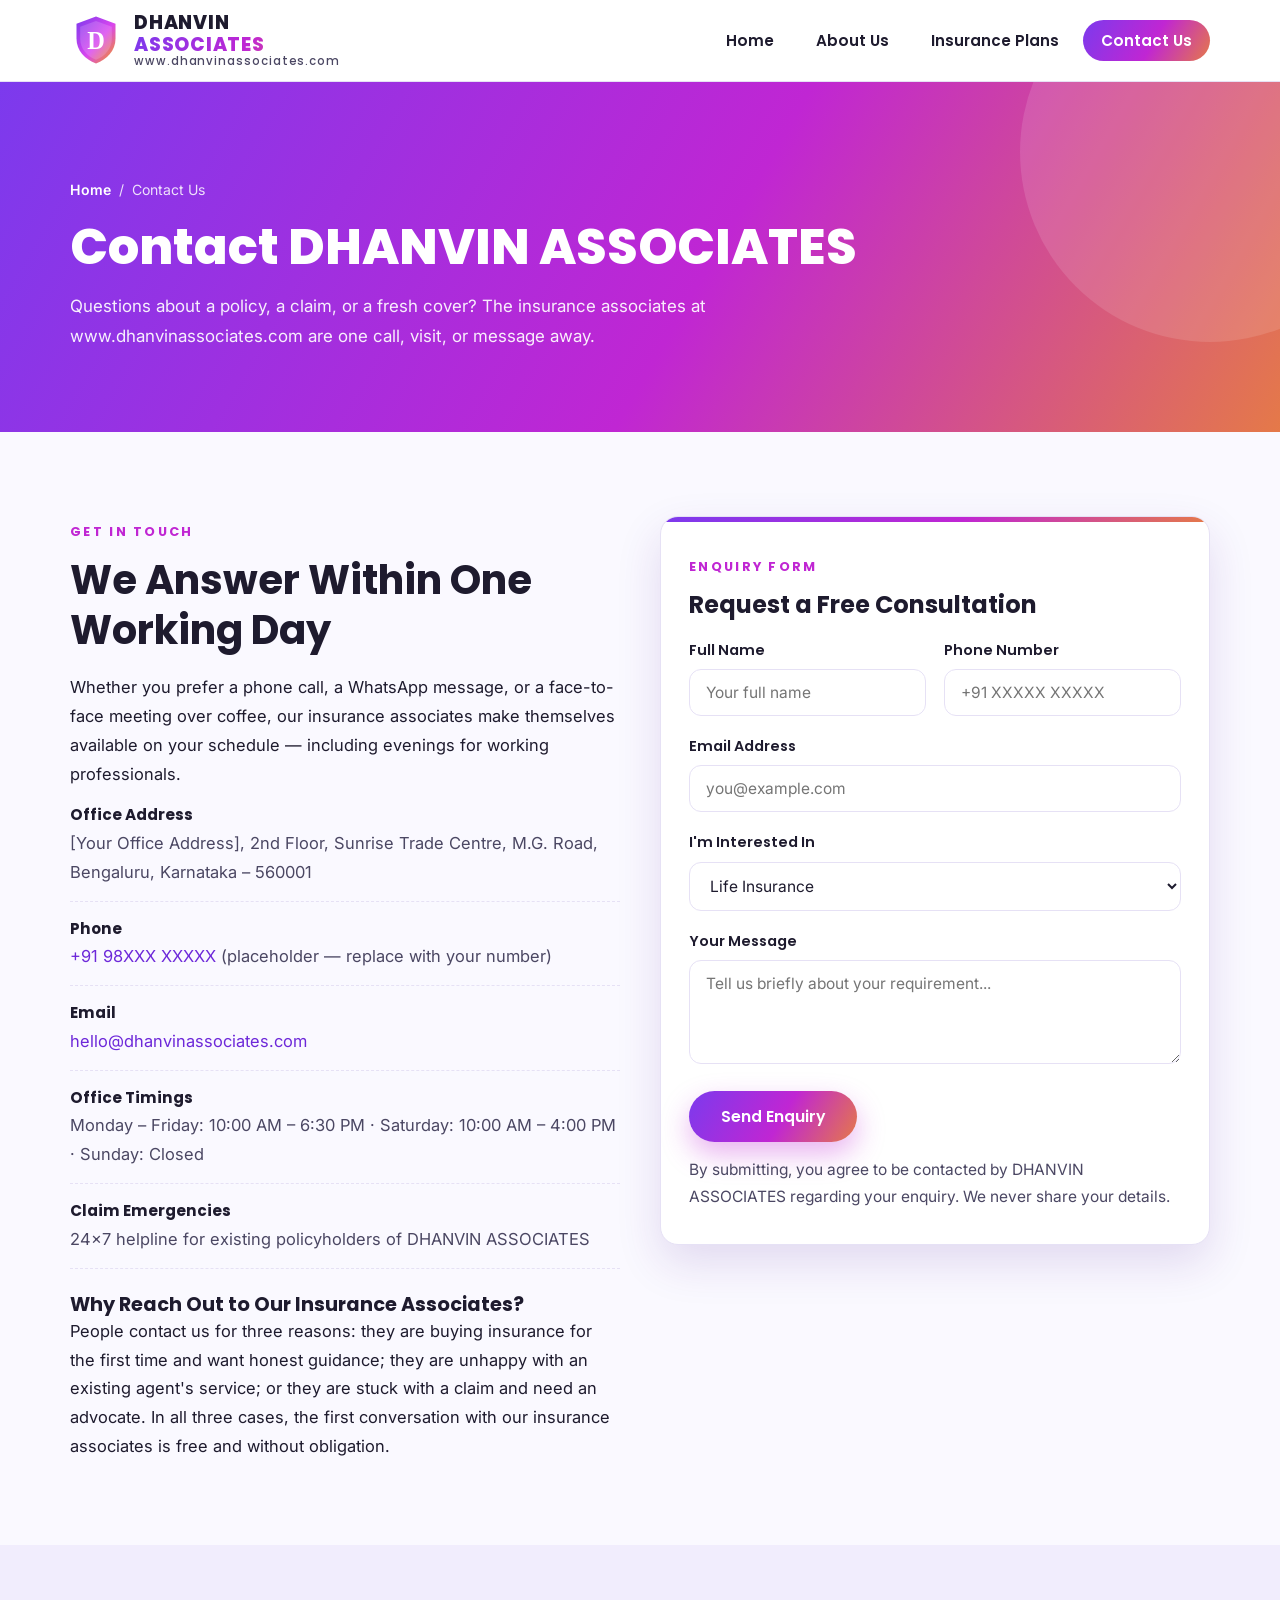
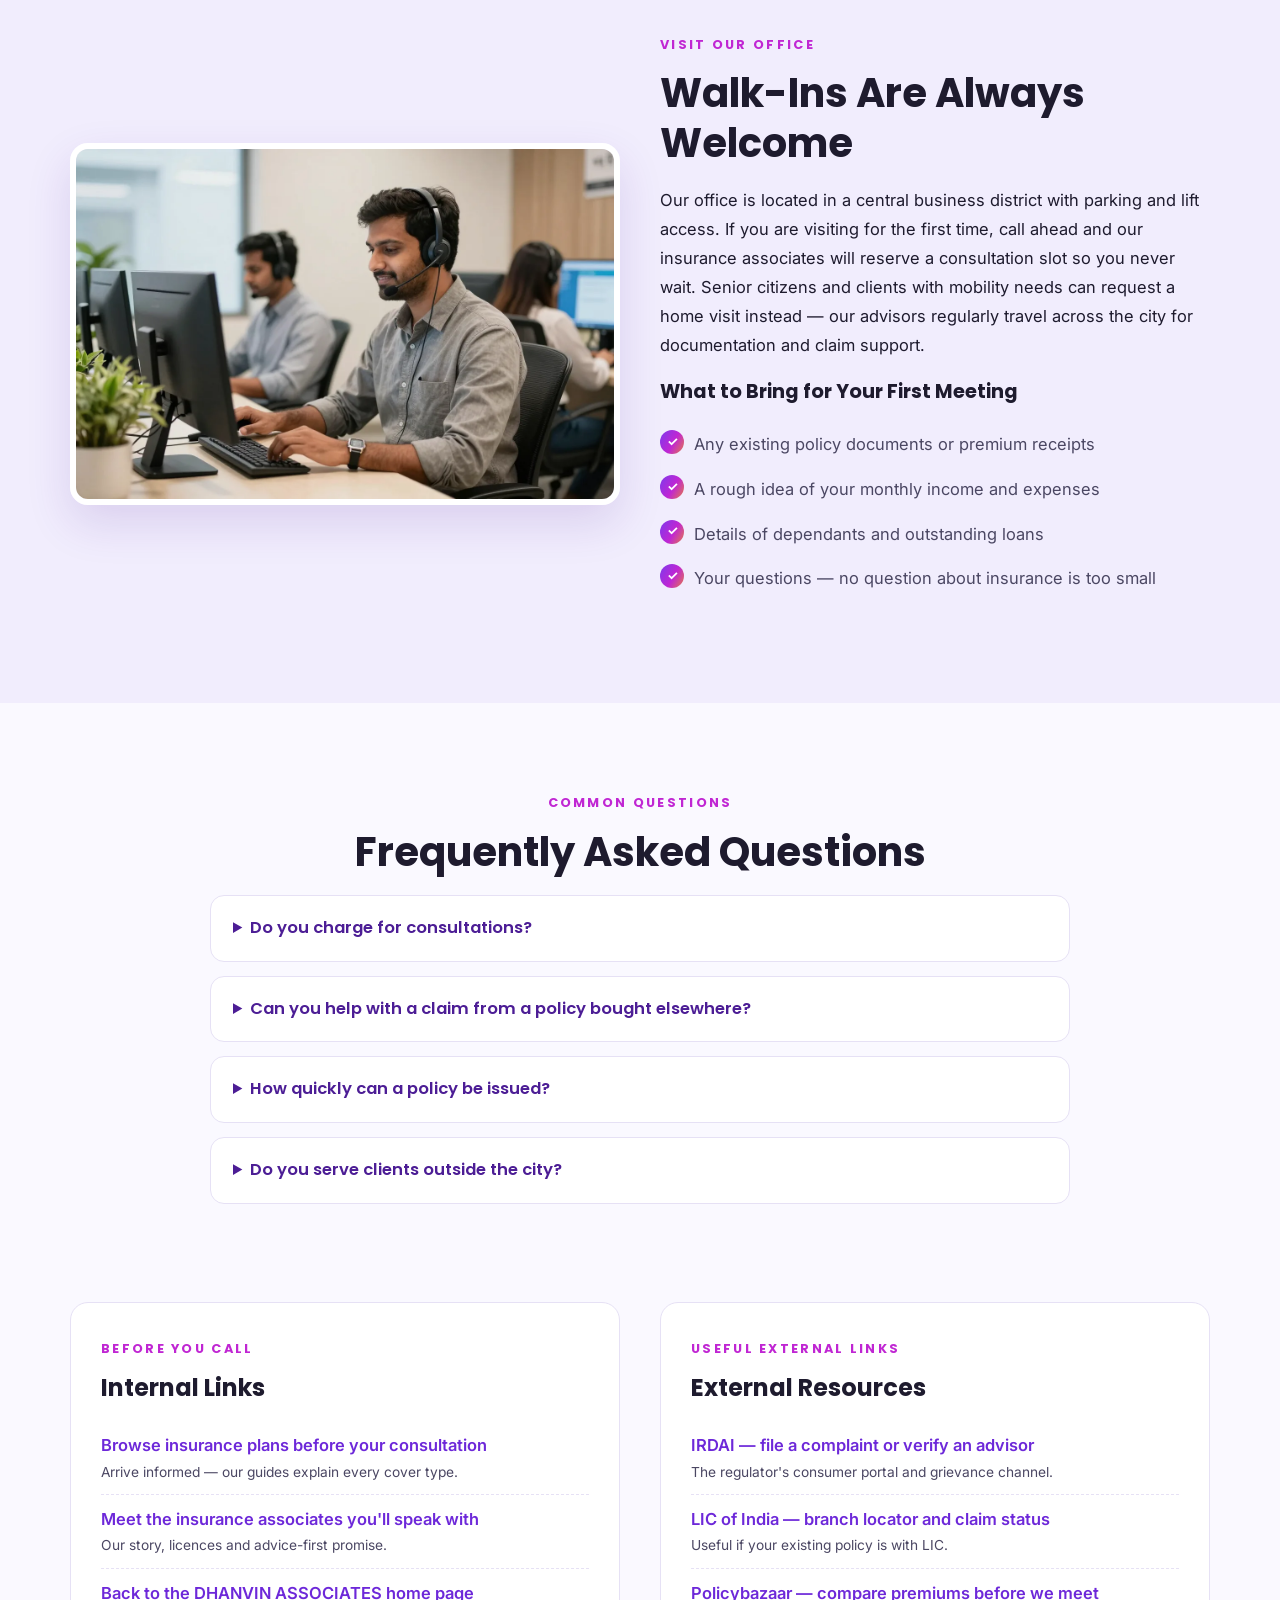
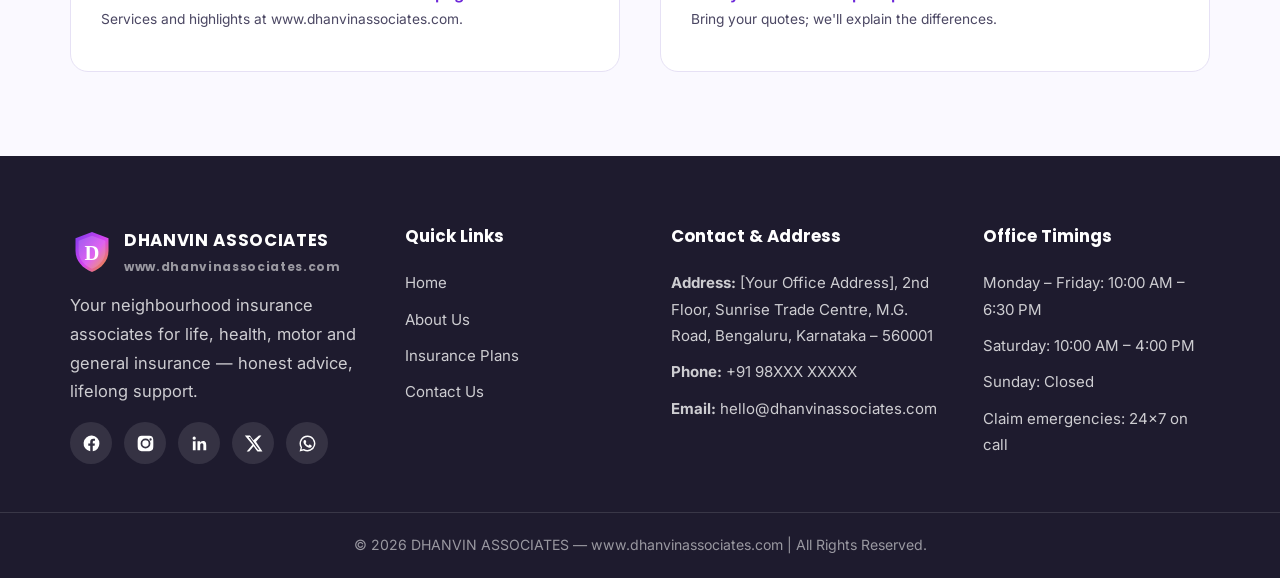
<file: contact.html>
<!DOCTYPE html>
<html lang="en">
<head>
  <meta charset="UTF-8">
  <meta name="viewport" content="width=device-width, initial-scale=1.0">
  <title>Contact Us | DHANVIN ASSOCIATES – Talk to Our Insurance Associates</title>
  <meta name="description" content="Contact the insurance associates at DHANVIN ASSOCIATES — office address, phone, email, office timings and a free consultation enquiry form.">
  <meta name="keywords" content="insurance associates, contact DHANVIN ASSOCIATES, insurance advisor near me, free insurance consultation">
  <link rel="icon" href="images/logo.svg" type="image/svg+xml">
  <link rel="preconnect" href="https://fonts.googleapis.com">
  <link rel="preconnect" href="https://fonts.gstatic.com" crossorigin>
  <link href="https://fonts.googleapis.com/css2?family=Poppins:wght@600;700;800&family=Inter:wght@400;500;600&display=swap" rel="stylesheet">
  <link rel="stylesheet" href="css/style.css">
</head>
<body>

  <header class="site-header">
    <div class="container header-inner">
      <a href="index.html" class="brand" aria-label="DHANVIN ASSOCIATES home">
        <img src="images/logo.svg" alt="DHANVIN ASSOCIATES logo" class="logo" width="52" height="52">
        <span class="brand-text">DHANVIN <span>ASSOCIATES</span>
          <small class="domain">www.dhanvinassociates.com</small>
        </span>
      </a>
      <button class="nav-toggle" aria-label="Toggle navigation"><span></span><span></span><span></span></button>
      <nav class="main-nav" aria-label="Primary navigation">
        <ul>
          <li><a href="index.html">Home</a></li>
          <li><a href="about.html">About Us</a></li>
          <li><a href="plans.html">Insurance Plans</a></li>
          <li><a href="contact.html" class="active">Contact Us</a></li>
        </ul>
      </nav>
    </div>
  </header>

  <section class="page-hero">
    <div class="container">
      <div class="breadcrumb"><a href="index.html">Home</a> &nbsp;/&nbsp; Contact Us</div>
      <h1>Contact DHANVIN ASSOCIATES</h1>
      <p>Questions about a policy, a claim, or a fresh cover? The insurance associates at www.dhanvinassociates.com are one call, visit, or message away.</p>
    </div>
  </section>

  <!-- ================= CONTACT DETAILS + FORM ================= -->
  <section class="section">
    <div class="container grid-2" style="align-items:start;">
      <div class="reveal">
        <span class="eyebrow">Get in Touch</span>
        <h2 class="section-title">We Answer Within One Working Day</h2>
        <p>Whether you prefer a phone call, a WhatsApp message, or a face-to-face meeting over coffee, our insurance associates make themselves available on your schedule — including evenings for working professionals.</p>
        <ul class="contact-info">
          <li><strong>Office Address</strong>[Your Office Address], 2nd Floor, Sunrise Trade Centre, M.G. Road, Bengaluru, Karnataka – 560001</li>
          <li><strong>Phone</strong><a href="tel:+919800000000">+91 98XXX XXXXX</a> (placeholder — replace with your number)</li>
          <li><strong>Email</strong><a href="mailto:hello@dhanvinassociates.com">hello@dhanvinassociates.com</a></li>
          <li><strong>Office Timings</strong>Monday – Friday: 10:00 AM – 6:30 PM · Saturday: 10:00 AM – 4:00 PM · Sunday: Closed</li>
          <li><strong>Claim Emergencies</strong>24×7 helpline for existing policyholders of DHANVIN ASSOCIATES</li>
        </ul>
        <h3 style="margin-top:24px;">Why Reach Out to Our Insurance Associates?</h3>
        <p>People contact us for three reasons: they are buying insurance for the first time and want honest guidance; they are unhappy with an existing agent's service; or they are stuck with a claim and need an advocate. In all three cases, the first conversation with our insurance associates is free and without obligation.</p>
      </div>
      <div class="card reveal">
        <span class="eyebrow">Enquiry Form</span>
        <h2 class="section-title" style="font-size:1.5rem;">Request a Free Consultation</h2>
        <form id="enquiry-form" novalidate>
          <div class="form-grid">
            <div><label for="name">Full Name</label><input id="name" name="name" type="text" placeholder="Your full name" required></div>
            <div><label for="phone">Phone Number</label><input id="phone" name="phone" type="tel" placeholder="+91 XXXXX XXXXX" required></div>
            <div class="full"><label for="email">Email Address</label><input id="email" name="email" type="email" placeholder="you@example.com" required></div>
            <div class="full"><label for="interest">I'm Interested In</label>
              <select id="interest" name="interest">
                <option value="life">Life Insurance</option>
                <option value="health">Health Insurance</option>
                <option value="motor">Motor Insurance</option>
                <option value="general">Home / Travel / Shop Insurance</option>
                <option value="claim">Claim Assistance</option>
              </select>
            </div>
            <div class="full"><label for="message">Your Message</label><textarea id="message" name="message" rows="4" placeholder="Tell us briefly about your requirement..."></textarea></div>
          </div>
          <button type="submit" class="btn btn-primary" style="margin-top:18px;">Send Enquiry</button>
          <p class="form-note">By submitting, you agree to be contacted by DHANVIN ASSOCIATES regarding your enquiry. We never share your details.</p>
          <div class="form-success">Thank you! Your enquiry has been noted. An advisor from DHANVIN ASSOCIATES will contact you within one working day.</div>
        </form>
      </div>
    </div>
  </section>

  <!-- ================= VISIT ================= -->
  <section class="section tint">
    <div class="container grid-2">
      <div class="media-frame reveal">
        <img src="images/contact-support.webp" alt="Customer support executive at DHANVIN ASSOCIATES helpdesk" width="1200" height="800" loading="lazy">
      </div>
      <div class="reveal">
        <span class="eyebrow">Visit Our Office</span>
        <h2 class="section-title">Walk-Ins Are Always Welcome</h2>
        <p>Our office is located in a central business district with parking and lift access. If you are visiting for the first time, call ahead and our insurance associates will reserve a consultation slot so you never wait. Senior citizens and clients with mobility needs can request a home visit instead — our advisors regularly travel across the city for documentation and claim support.</p>
        <h3 style="margin-top:20px;">What to Bring for Your First Meeting</h3>
        <ul class="check-list">
          <li>Any existing policy documents or premium receipts</li>
          <li>A rough idea of your monthly income and expenses</li>
          <li>Details of dependants and outstanding loans</li>
          <li>Your questions — no question about insurance is too small</li>
        </ul>
      </div>
    </div>
  </section>

  <!-- ================= FAQ ================= -->
  <section class="section">
    <div class="container" style="max-width:860px;">
      <div style="text-align:center;" class="reveal">
        <span class="eyebrow">Common Questions</span>
        <h2 class="section-title">Frequently Asked Questions</h2>
      </div>
      <details class="faq reveal"><summary>Do you charge for consultations?</summary><p>No. Every first consultation with the insurance associates at DHANVIN ASSOCIATES is completely free. We earn commissions from insurers only if you choose to buy a policy through us, and we disclose this openly.</p></details>
      <details class="faq reveal"><summary>Can you help with a claim from a policy bought elsewhere?</summary><p>Yes. Our claim-assistance desk regularly helps policyholders whose agents have moved on. Bring your policy document and claim papers, and our insurance associates will guide you through the process step by step.</p></details>
      <details class="faq reveal"><summary>How quickly can a policy be issued?</summary><p>Motor policies are usually issued the same day. Health and term life policies depend on medical tests and insurer underwriting, typically three to ten working days. We track every application and keep you informed.</p></details>
      <details class="faq reveal"><summary>Do you serve clients outside the city?</summary><p>Absolutely. Most of our process — comparison, documentation, and payment — can be completed digitally, and our insurance associates serve families across India through video calls and couriered paperwork.</p></details>
    </div>
  </section>

  <!-- ================= LINKS ================= -->
  <section class="section" style="padding-top:0;">
    <div class="container grid-2" style="align-items:start;">
      <div class="link-panel reveal">
        <span class="eyebrow">Before You Call</span>
        <h2 class="section-title" style="font-size:1.5rem;">Internal Links</h2>
        <ul>
          <li><a href="plans.html">Browse insurance plans before your consultation</a><small>Arrive informed — our guides explain every cover type.</small></li>
          <li><a href="about.html">Meet the insurance associates you'll speak with</a><small>Our story, licences and advice-first promise.</small></li>
          <li><a href="index.html">Back to the DHANVIN ASSOCIATES home page</a><small>Services and highlights at www.dhanvinassociates.com.</small></li>
        </ul>
      </div>
      <div class="link-panel reveal">
        <span class="eyebrow">Useful External Links</span>
        <h2 class="section-title" style="font-size:1.5rem;">External Resources</h2>
        <ul>
          <li><a href="https://www.irdai.gov.in" target="_blank" rel="noopener noreferrer">IRDAI — file a complaint or verify an advisor</a><small>The regulator's consumer portal and grievance channel.</small></li>
          <li><a href="https://licindia.in" target="_blank" rel="noopener noreferrer">LIC of India — branch locator and claim status</a><small>Useful if your existing policy is with LIC.</small></li>
          <li><a href="https://www.policybazaar.com" target="_blank" rel="noopener noreferrer">Policybazaar — compare premiums before we meet</a><small>Bring your quotes; we'll explain the differences.</small></li>
        </ul>
      </div>
    </div>
  </section>

  <footer class="site-footer">
    <div class="container footer-grid">
      <div>
        <div class="footer-brand">
          <img src="images/logo.svg" alt="DHANVIN ASSOCIATES logo" class="logo" width="44" height="44">
          <strong>DHANVIN ASSOCIATES<small>www.dhanvinassociates.com</small></strong>
        </div>
        <p>Your neighbourhood insurance associates for life, health, motor and general insurance — honest advice, lifelong support.</p>
        <div class="social-row">
          <a href="https://facebook.com/dhanvinassociates" target="_blank" rel="noopener noreferrer" aria-label="Facebook"><svg viewBox="0 0 24 24"><path d="M22 12a10 10 0 1 0-11.6 9.9v-7H7.9V12h2.5V9.8c0-2.5 1.5-3.9 3.8-3.9 1.1 0 2.2.2 2.2.2v2.4h-1.2c-1.2 0-1.6.8-1.6 1.6V12h2.7l-.4 2.9h-2.3v7A10 10 0 0 0 22 12z"/></svg></a>
          <a href="https://instagram.com/dhanvinassociates" target="_blank" rel="noopener noreferrer" aria-label="Instagram"><svg viewBox="0 0 24 24"><path d="M12 2.2c3.2 0 3.6 0 4.9.1 3.3.1 4.8 1.7 4.9 4.9.1 1.3.1 1.6.1 4.8s0 3.6-.1 4.8c-.1 3.2-1.7 4.8-4.9 4.9-1.3.1-1.6.1-4.9.1s-3.6 0-4.9-.1c-3.3-.1-4.8-1.7-4.9-4.9-.1-1.2-.1-1.6-.1-4.8s0-3.6.1-4.8C2.4 4 4 2.4 7.2 2.3 8.4 2.2 8.8 2.2 12 2.2zm0 3.6a6.2 6.2 0 1 0 0 12.4 6.2 6.2 0 0 0 0-12.4zm0 10.2a4 4 0 1 1 0-8 4 4 0 0 1 0 8zm6.4-10.5a1.4 1.4 0 1 0 0 2.9 1.4 1.4 0 0 0 0-2.9z"/></svg></a>
          <a href="https://linkedin.com/company/dhanvinassociates" target="_blank" rel="noopener noreferrer" aria-label="LinkedIn"><svg viewBox="0 0 24 24"><path d="M20.4 20.4h-3.5v-5.6c0-1.3 0-3-1.9-3s-2.1 1.4-2.1 2.9v5.7H9.4V9h3.4v1.6h.1c.5-.9 1.6-1.9 3.4-1.9 3.6 0 4.2 2.4 4.2 5.4v6.3zM5.3 7.4a2 2 0 1 1 0-4.1 2 2 0 0 1 0 4.1zM7.1 20.4H3.6V9h3.5v11.4z"/></svg></a>
          <a href="https://x.com/dhanvinassoc" target="_blank" rel="noopener noreferrer" aria-label="X (Twitter)"><svg viewBox="0 0 24 24"><path d="M18.9 2H22l-6.8 7.8L23.3 22h-6.3l-4.9-6.4L6.5 22H3.4l7.3-8.3L1 2h6.5l4.4 5.9L18.9 2zm-1.1 18h1.7L7.6 3.9H5.7L17.8 20z"/></svg></a>
          <a href="https://wa.me/919800000000" target="_blank" rel="noopener noreferrer" aria-label="WhatsApp"><svg viewBox="0 0 24 24"><path d="M12 2a10 10 0 0 0-8.6 15.1L2 22l5-1.3A10 10 0 1 0 12 2zm0 18.2c-1.5 0-3-.4-4.3-1.2l-.3-.2-3 .8.8-2.9-.2-.3A8.2 8.2 0 1 1 12 20.2zm4.6-6.1c-.3-.1-1.5-.7-1.7-.8-.2-.1-.4-.1-.6.1-.2.3-.6.8-.8 1-.1.2-.3.2-.5.1a6.7 6.7 0 0 1-3.3-2.9c-.3-.4.3-.4.7-1.3.1-.2 0-.4 0-.5l-.8-1.8c-.2-.5-.4-.4-.6-.4h-.5c-.2 0-.5.1-.7.3-.2.3-.9.9-.9 2.2s.9 2.5 1.1 2.7c.1.2 1.8 2.8 4.4 3.9 1.6.7 2.3.8 3.1.6.5-.1 1.5-.6 1.7-1.2.2-.6.2-1.1.1-1.2 0-.1-.2-.2-.6-.3z"/></svg></a>
        </div>
      </div>
      <div>
        <h3>Quick Links</h3>
        <ul>
          <li><a href="index.html">Home</a></li>
          <li><a href="about.html">About Us</a></li>
          <li><a href="plans.html">Insurance Plans</a></li>
          <li><a href="contact.html">Contact Us</a></li>
        </ul>
      </div>
      <div>
        <h3>Contact &amp; Address</h3>
        <ul>
          <li><strong>Address:</strong> [Your Office Address], 2nd Floor, Sunrise Trade Centre, M.G. Road, Bengaluru, Karnataka – 560001</li>
          <li><strong>Phone:</strong> <a href="tel:+919800000000">+91 98XXX XXXXX</a></li>
          <li><strong>Email:</strong> <a href="mailto:hello@dhanvinassociates.com">hello@dhanvinassociates.com</a></li>
        </ul>
      </div>
      <div>
        <h3>Office Timings</h3>
        <ul>
          <li>Monday – Friday: 10:00 AM – 6:30 PM</li>
          <li>Saturday: 10:00 AM – 4:00 PM</li>
          <li>Sunday: Closed</li>
          <li>Claim emergencies: 24×7 on call</li>
        </ul>
      </div>
    </div>
    <div class="footer-bottom">
      <div class="container">© <span id="year">2024</span> DHANVIN ASSOCIATES — www.dhanvinassociates.com | All Rights Reserved.</div>
    </div>
  </footer>

  <script src="js/script.js"></script>
</body>
</html>
</file>
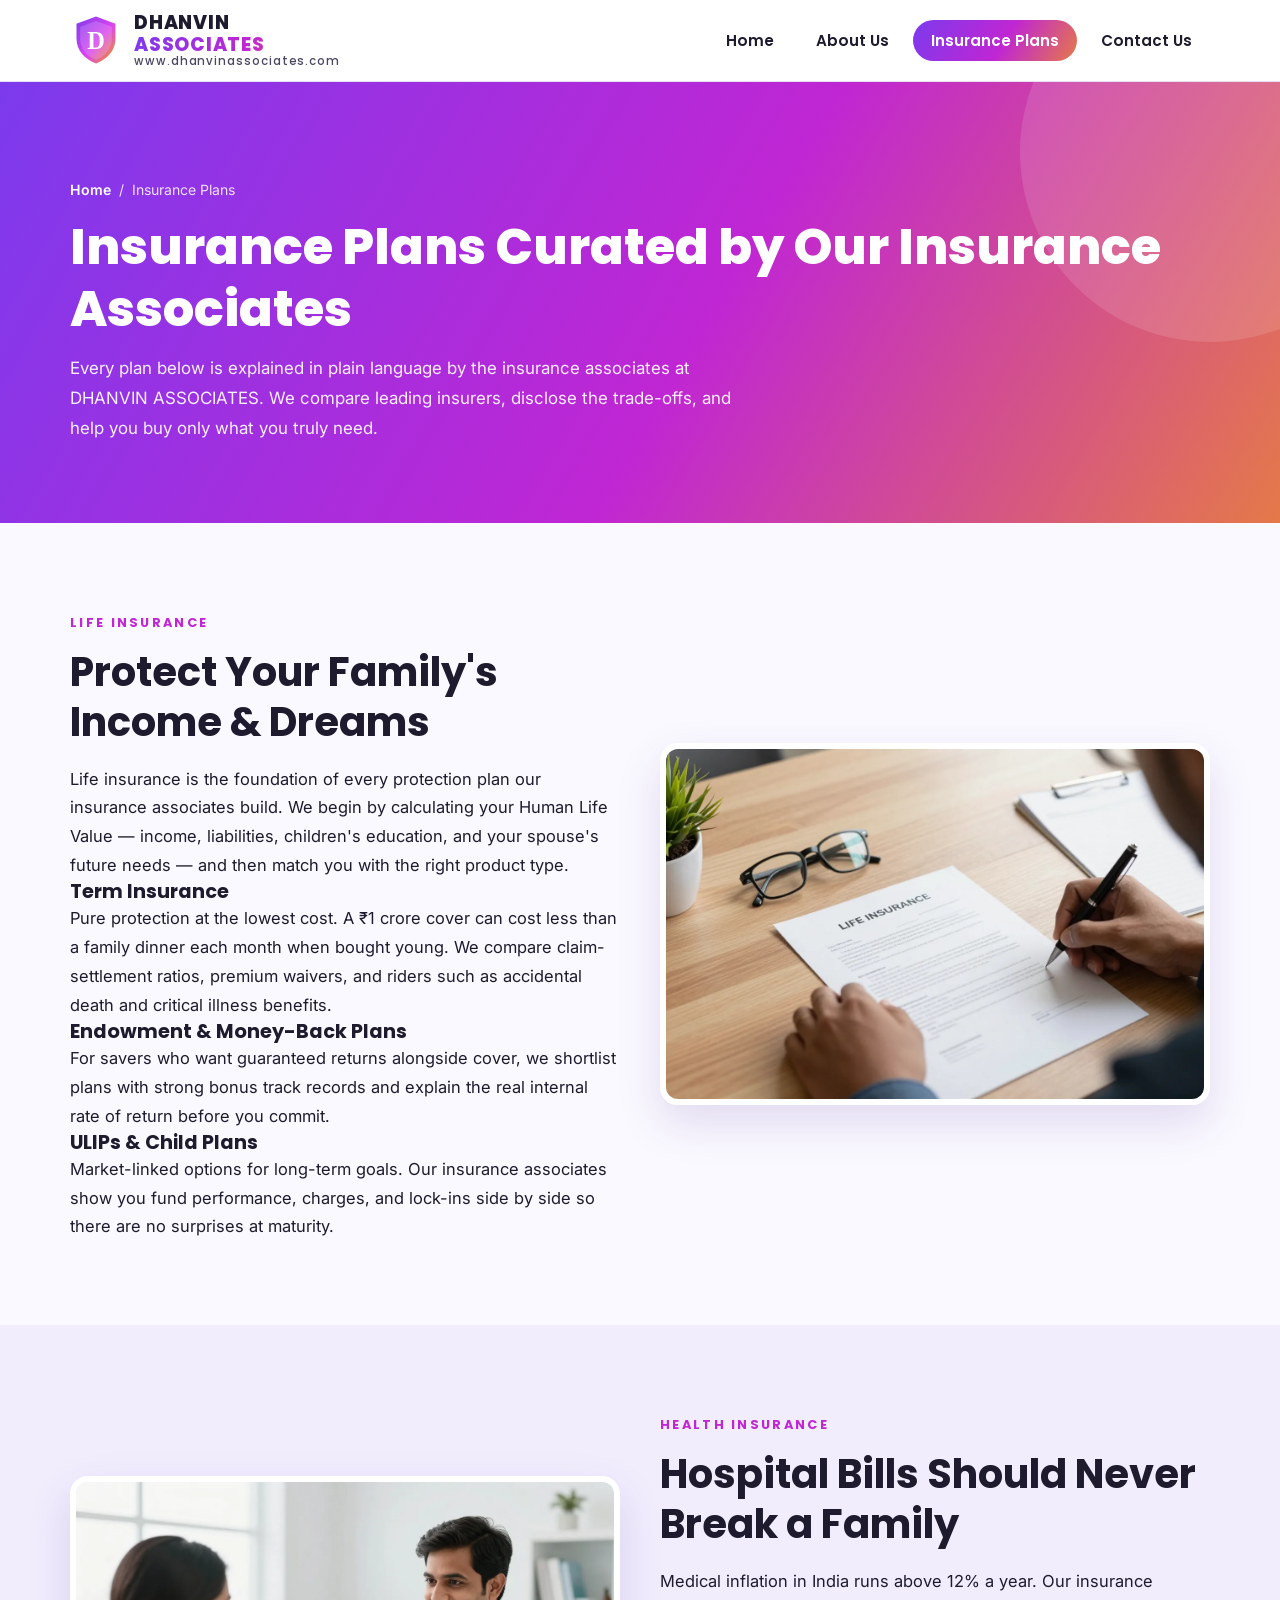
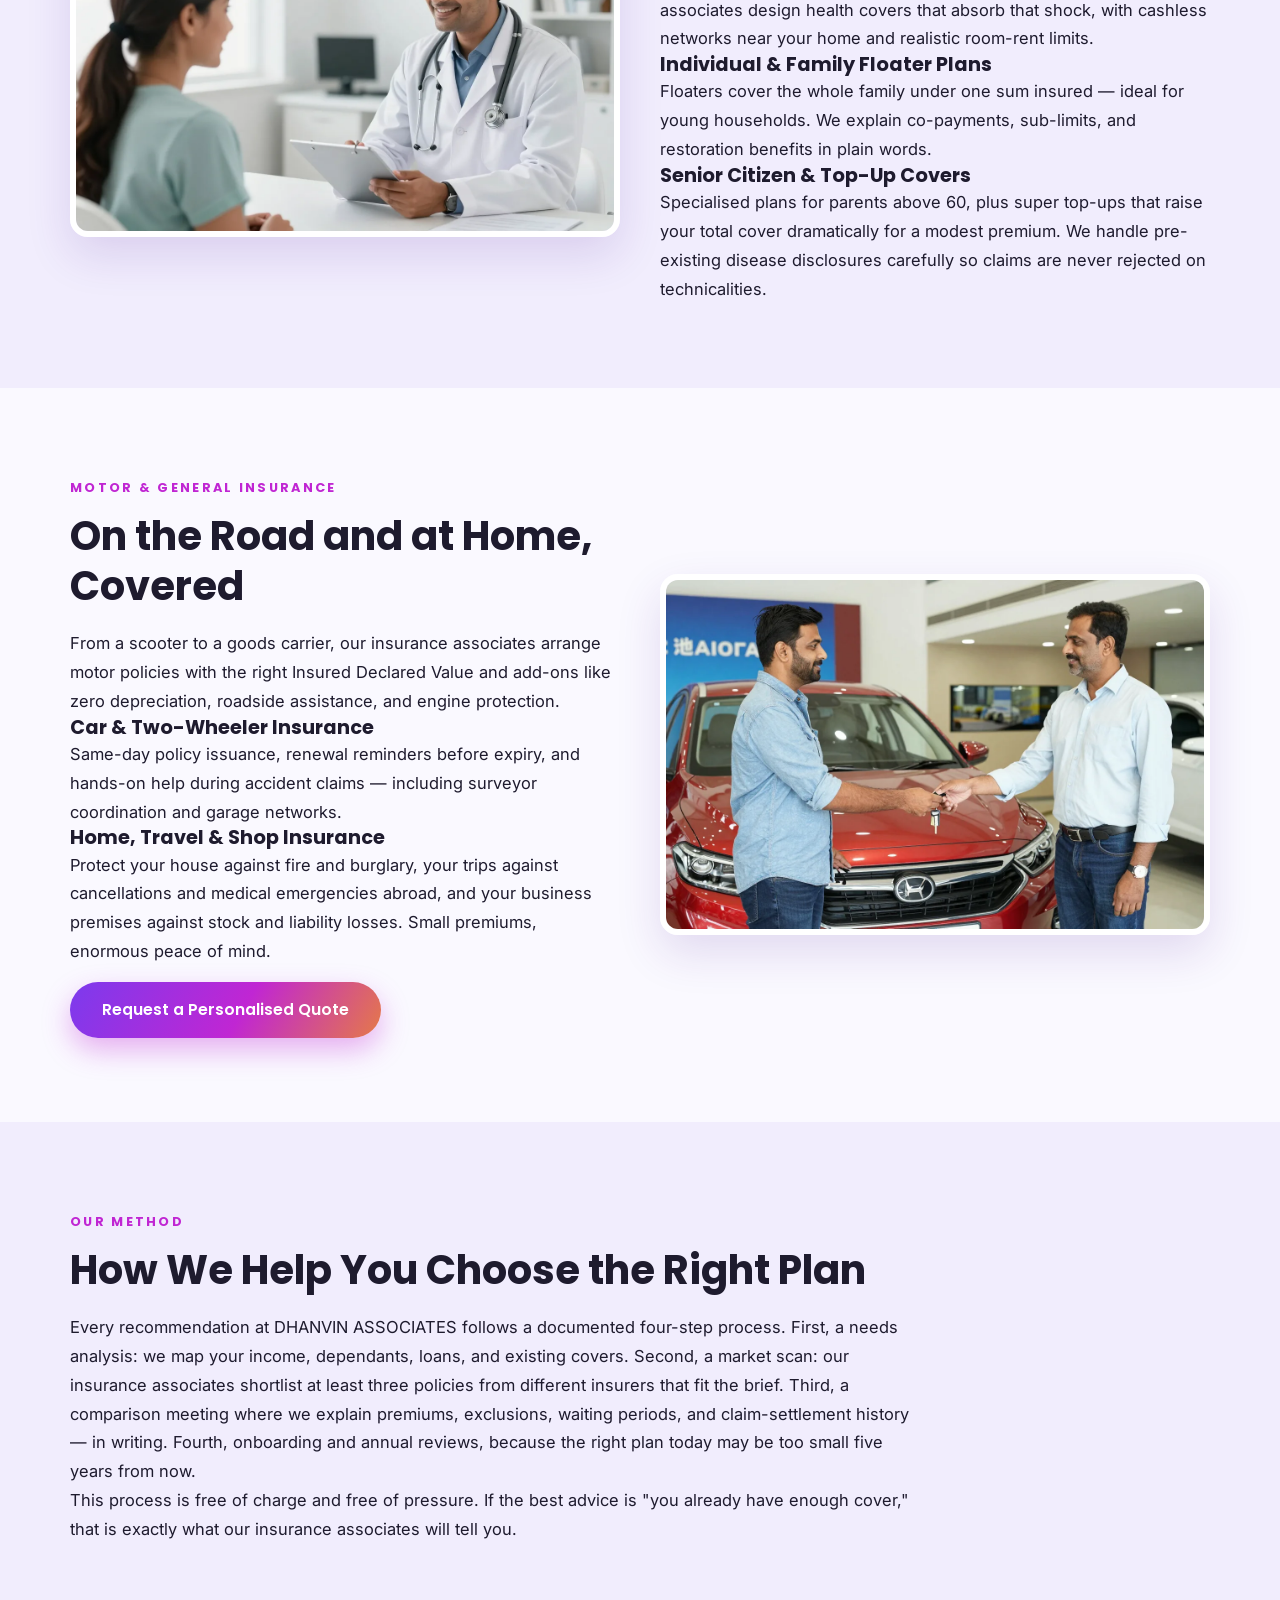
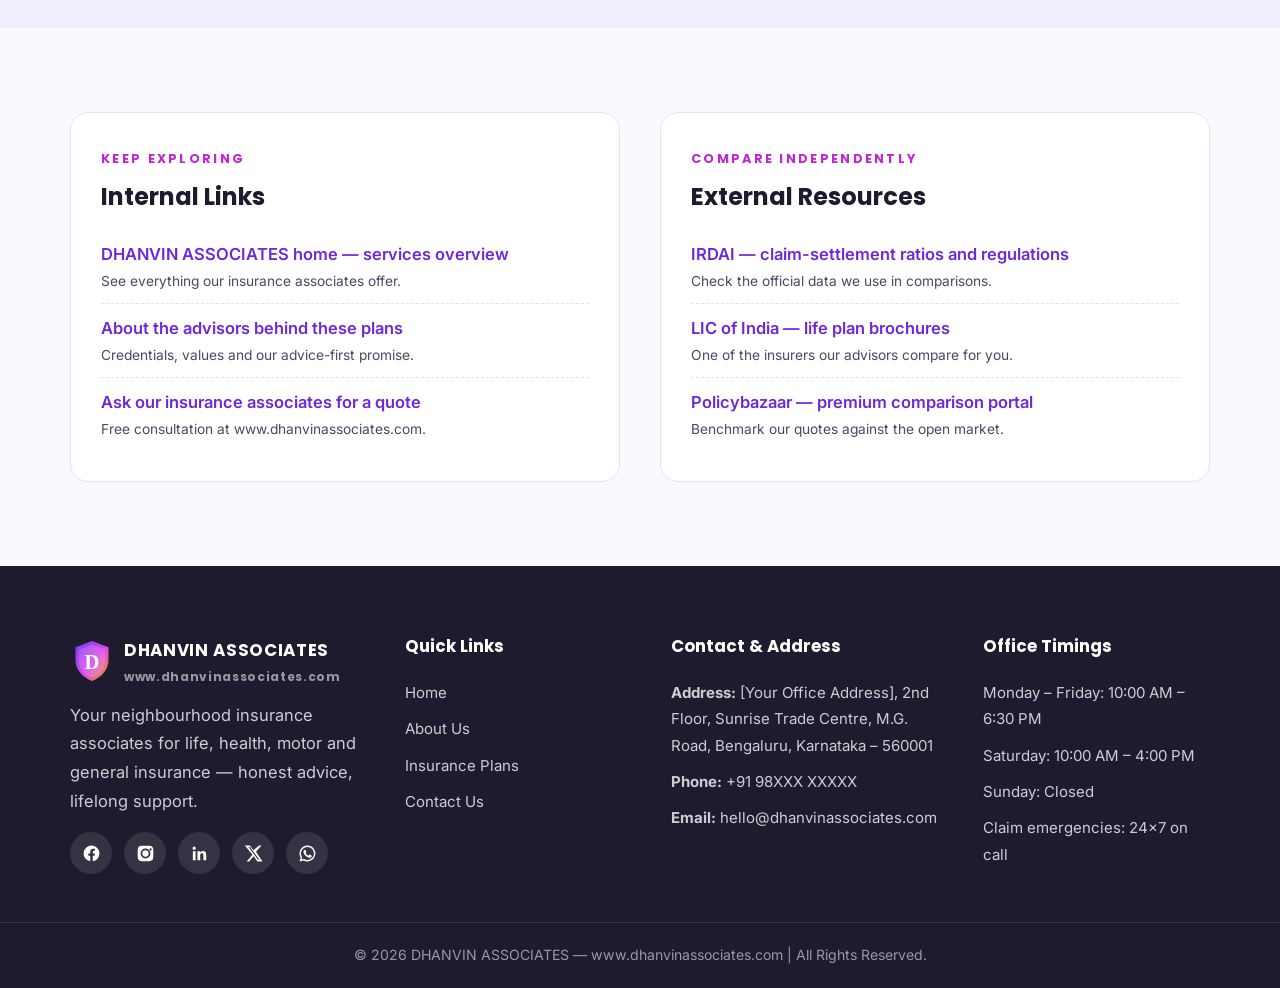
<file: plans.html>
<!DOCTYPE html>
<html lang="en">
<head>
  <meta charset="UTF-8">
  <meta name="viewport" content="width=device-width, initial-scale=1.0">
  <title>Insurance Plans | DHANVIN ASSOCIATES – Life, Health &amp; Motor Covers</title>
  <meta name="description" content="Explore life, health, motor and general insurance plans curated by the insurance associates at DHANVIN ASSOCIATES — unbiased comparisons and claim support.">
  <meta name="keywords" content="insurance associates, insurance plans, term insurance, health insurance plans, motor insurance, DHANVIN ASSOCIATES">
  <link rel="icon" href="images/logo.svg" type="image/svg+xml">
  <link rel="preconnect" href="https://fonts.googleapis.com">
  <link rel="preconnect" href="https://fonts.gstatic.com" crossorigin>
  <link href="https://fonts.googleapis.com/css2?family=Poppins:wght@600;700;800&family=Inter:wght@400;500;600&display=swap" rel="stylesheet">
  <link rel="stylesheet" href="css/style.css">
</head>
<body>

  <header class="site-header">
    <div class="container header-inner">
      <a href="index.html" class="brand" aria-label="DHANVIN ASSOCIATES home">
        <img src="images/logo.svg" alt="DHANVIN ASSOCIATES logo" class="logo" width="52" height="52">
        <span class="brand-text">DHANVIN <span>ASSOCIATES</span>
          <small class="domain">www.dhanvinassociates.com</small>
        </span>
      </a>
      <button class="nav-toggle" aria-label="Toggle navigation"><span></span><span></span><span></span></button>
      <nav class="main-nav" aria-label="Primary navigation">
        <ul>
          <li><a href="index.html">Home</a></li>
          <li><a href="about.html">About Us</a></li>
          <li><a href="plans.html" class="active">Insurance Plans</a></li>
          <li><a href="contact.html">Contact Us</a></li>
        </ul>
      </nav>
    </div>
  </header>

  <section class="page-hero">
    <div class="container">
      <div class="breadcrumb"><a href="index.html">Home</a> &nbsp;/&nbsp; Insurance Plans</div>
      <h1>Insurance Plans Curated by Our Insurance Associates</h1>
      <p>Every plan below is explained in plain language by the insurance associates at DHANVIN ASSOCIATES. We compare leading insurers, disclose the trade-offs, and help you buy only what you truly need.</p>
    </div>
  </section>

  <!-- ================= LIFE ================= -->
  <section class="section">
    <div class="container grid-2">
      <div class="reveal">
        <span class="eyebrow">Life Insurance</span>
        <h2 class="section-title">Protect Your Family's Income &amp; Dreams</h2>
        <p>Life insurance is the foundation of every protection plan our insurance associates build. We begin by calculating your Human Life Value — income, liabilities, children's education, and your spouse's future needs — and then match you with the right product type.</p>
        <h3>Term Insurance</h3>
        <p>Pure protection at the lowest cost. A ₹1 crore cover can cost less than a family dinner each month when bought young. We compare claim-settlement ratios, premium waivers, and riders such as accidental death and critical illness benefits.</p>
        <h3>Endowment &amp; Money-Back Plans</h3>
        <p>For savers who want guaranteed returns alongside cover, we shortlist plans with strong bonus track records and explain the real internal rate of return before you commit.</p>
        <h3>ULIPs &amp; Child Plans</h3>
        <p>Market-linked options for long-term goals. Our insurance associates show you fund performance, charges, and lock-ins side by side so there are no surprises at maturity.</p>
      </div>
      <div class="media-frame reveal">
        <img src="images/plan-life.webp" alt="Client signing a life insurance policy with DHANVIN ASSOCIATES" width="1200" height="800" loading="lazy">
      </div>
    </div>
  </section>

  <!-- ================= HEALTH ================= -->
  <section class="section tint">
    <div class="container grid-2">
      <div class="media-frame reveal">
        <img src="images/plan-health.webp" alt="Doctor consulting a patient under a health insurance plan" width="1200" height="800" loading="lazy">
      </div>
      <div class="reveal">
        <span class="eyebrow">Health Insurance</span>
        <h2 class="section-title">Hospital Bills Should Never Break a Family</h2>
        <p>Medical inflation in India runs above 12% a year. Our insurance associates design health covers that absorb that shock, with cashless networks near your home and realistic room-rent limits.</p>
        <h3>Individual &amp; Family Floater Plans</h3>
        <p>Floaters cover the whole family under one sum insured — ideal for young households. We explain co-payments, sub-limits, and restoration benefits in plain words.</p>
        <h3>Senior Citizen &amp; Top-Up Covers</h3>
        <p>Specialised plans for parents above 60, plus super top-ups that raise your total cover dramatically for a modest premium. We handle pre-existing disease disclosures carefully so claims are never rejected on technicalities.</p>
      </div>
    </div>
  </section>

  <!-- ================= MOTOR & GENERAL ================= -->
  <section class="section">
    <div class="container grid-2">
      <div class="reveal">
        <span class="eyebrow">Motor &amp; General Insurance</span>
        <h2 class="section-title">On the Road and at Home, Covered</h2>
        <p>From a scooter to a goods carrier, our insurance associates arrange motor policies with the right Insured Declared Value and add-ons like zero depreciation, roadside assistance, and engine protection.</p>
        <h3>Car &amp; Two-Wheeler Insurance</h3>
        <p>Same-day policy issuance, renewal reminders before expiry, and hands-on help during accident claims — including surveyor coordination and garage networks.</p>
        <h3>Home, Travel &amp; Shop Insurance</h3>
        <p>Protect your house against fire and burglary, your trips against cancellations and medical emergencies abroad, and your business premises against stock and liability losses. Small premiums, enormous peace of mind.</p>
        <a href="contact.html" class="btn btn-primary" style="margin-top:16px;">Request a Personalised Quote</a>
      </div>
      <div class="media-frame reveal">
        <img src="images/plan-motor.webp" alt="New car delivered with motor insurance arranged by insurance associates" width="1200" height="800" loading="lazy">
      </div>
    </div>
  </section>

  <!-- ================= HOW TO CHOOSE ================= -->
  <section class="section tint">
    <div class="container">
      <div class="reveal" style="max-width:840px;">
        <span class="eyebrow">Our Method</span>
        <h2 class="section-title">How We Help You Choose the Right Plan</h2>
        <p>Every recommendation at DHANVIN ASSOCIATES follows a documented four-step process. First, a needs analysis: we map your income, dependants, loans, and existing covers. Second, a market scan: our insurance associates shortlist at least three policies from different insurers that fit the brief. Third, a comparison meeting where we explain premiums, exclusions, waiting periods, and claim-settlement history — in writing. Fourth, onboarding and annual reviews, because the right plan today may be too small five years from now.</p>
        <p>This process is free of charge and free of pressure. If the best advice is "you already have enough cover," that is exactly what our insurance associates will tell you.</p>
      </div>
    </div>
  </section>

  <!-- ================= LINKS ================= -->
  <section class="section">
    <div class="container grid-2" style="align-items:start;">
      <div class="link-panel reveal">
        <span class="eyebrow">Keep Exploring</span>
        <h2 class="section-title" style="font-size:1.5rem;">Internal Links</h2>
        <ul>
          <li><a href="index.html">DHANVIN ASSOCIATES home — services overview</a><small>See everything our insurance associates offer.</small></li>
          <li><a href="about.html">About the advisors behind these plans</a><small>Credentials, values and our advice-first promise.</small></li>
          <li><a href="contact.html">Ask our insurance associates for a quote</a><small>Free consultation at www.dhanvinassociates.com.</small></li>
        </ul>
      </div>
      <div class="link-panel reveal">
        <span class="eyebrow">Compare Independently</span>
        <h2 class="section-title" style="font-size:1.5rem;">External Resources</h2>
        <ul>
          <li><a href="https://www.irdai.gov.in" target="_blank" rel="noopener noreferrer">IRDAI — claim-settlement ratios and regulations</a><small>Check the official data we use in comparisons.</small></li>
          <li><a href="https://licindia.in" target="_blank" rel="noopener noreferrer">LIC of India — life plan brochures</a><small>One of the insurers our advisors compare for you.</small></li>
          <li><a href="https://www.policybazaar.com" target="_blank" rel="noopener noreferrer">Policybazaar — premium comparison portal</a><small>Benchmark our quotes against the open market.</small></li>
        </ul>
      </div>
    </div>
  </section>

  <footer class="site-footer">
    <div class="container footer-grid">
      <div>
        <div class="footer-brand">
          <img src="images/logo.svg" alt="DHANVIN ASSOCIATES logo" class="logo" width="44" height="44">
          <strong>DHANVIN ASSOCIATES<small>www.dhanvinassociates.com</small></strong>
        </div>
        <p>Your neighbourhood insurance associates for life, health, motor and general insurance — honest advice, lifelong support.</p>
        <div class="social-row">
          <a href="https://facebook.com/dhanvinassociates" target="_blank" rel="noopener noreferrer" aria-label="Facebook"><svg viewBox="0 0 24 24"><path d="M22 12a10 10 0 1 0-11.6 9.9v-7H7.9V12h2.5V9.8c0-2.5 1.5-3.9 3.8-3.9 1.1 0 2.2.2 2.2.2v2.4h-1.2c-1.2 0-1.6.8-1.6 1.6V12h2.7l-.4 2.9h-2.3v7A10 10 0 0 0 22 12z"/></svg></a>
          <a href="https://instagram.com/dhanvinassociates" target="_blank" rel="noopener noreferrer" aria-label="Instagram"><svg viewBox="0 0 24 24"><path d="M12 2.2c3.2 0 3.6 0 4.9.1 3.3.1 4.8 1.7 4.9 4.9.1 1.3.1 1.6.1 4.8s0 3.6-.1 4.8c-.1 3.2-1.7 4.8-4.9 4.9-1.3.1-1.6.1-4.9.1s-3.6 0-4.9-.1c-3.3-.1-4.8-1.7-4.9-4.9-.1-1.2-.1-1.6-.1-4.8s0-3.6.1-4.8C2.4 4 4 2.4 7.2 2.3 8.4 2.2 8.8 2.2 12 2.2zm0 3.6a6.2 6.2 0 1 0 0 12.4 6.2 6.2 0 0 0 0-12.4zm0 10.2a4 4 0 1 1 0-8 4 4 0 0 1 0 8zm6.4-10.5a1.4 1.4 0 1 0 0 2.9 1.4 1.4 0 0 0 0-2.9z"/></svg></a>
          <a href="https://linkedin.com/company/dhanvinassociates" target="_blank" rel="noopener noreferrer" aria-label="LinkedIn"><svg viewBox="0 0 24 24"><path d="M20.4 20.4h-3.5v-5.6c0-1.3 0-3-1.9-3s-2.1 1.4-2.1 2.9v5.7H9.4V9h3.4v1.6h.1c.5-.9 1.6-1.9 3.4-1.9 3.6 0 4.2 2.4 4.2 5.4v6.3zM5.3 7.4a2 2 0 1 1 0-4.1 2 2 0 0 1 0 4.1zM7.1 20.4H3.6V9h3.5v11.4z"/></svg></a>
          <a href="https://x.com/dhanvinassoc" target="_blank" rel="noopener noreferrer" aria-label="X (Twitter)"><svg viewBox="0 0 24 24"><path d="M18.9 2H22l-6.8 7.8L23.3 22h-6.3l-4.9-6.4L6.5 22H3.4l7.3-8.3L1 2h6.5l4.4 5.9L18.9 2zm-1.1 18h1.7L7.6 3.9H5.7L17.8 20z"/></svg></a>
          <a href="https://wa.me/919800000000" target="_blank" rel="noopener noreferrer" aria-label="WhatsApp"><svg viewBox="0 0 24 24"><path d="M12 2a10 10 0 0 0-8.6 15.1L2 22l5-1.3A10 10 0 1 0 12 2zm0 18.2c-1.5 0-3-.4-4.3-1.2l-.3-.2-3 .8.8-2.9-.2-.3A8.2 8.2 0 1 1 12 20.2zm4.6-6.1c-.3-.1-1.5-.7-1.7-.8-.2-.1-.4-.1-.6.1-.2.3-.6.8-.8 1-.1.2-.3.2-.5.1a6.7 6.7 0 0 1-3.3-2.9c-.3-.4.3-.4.7-1.3.1-.2 0-.4 0-.5l-.8-1.8c-.2-.5-.4-.4-.6-.4h-.5c-.2 0-.5.1-.7.3-.2.3-.9.9-.9 2.2s.9 2.5 1.1 2.7c.1.2 1.8 2.8 4.4 3.9 1.6.7 2.3.8 3.1.6.5-.1 1.5-.6 1.7-1.2.2-.6.2-1.1.1-1.2 0-.1-.2-.2-.6-.3z"/></svg></a>
        </div>
      </div>
      <div>
        <h3>Quick Links</h3>
        <ul>
          <li><a href="index.html">Home</a></li>
          <li><a href="about.html">About Us</a></li>
          <li><a href="plans.html">Insurance Plans</a></li>
          <li><a href="contact.html">Contact Us</a></li>
        </ul>
      </div>
      <div>
        <h3>Contact &amp; Address</h3>
        <ul>
          <li><strong>Address:</strong> [Your Office Address], 2nd Floor, Sunrise Trade Centre, M.G. Road, Bengaluru, Karnataka – 560001</li>
          <li><strong>Phone:</strong> <a href="tel:+919800000000">+91 98XXX XXXXX</a></li>
          <li><strong>Email:</strong> <a href="mailto:hello@dhanvinassociates.com">hello@dhanvinassociates.com</a></li>
        </ul>
      </div>
      <div>
        <h3>Office Timings</h3>
        <ul>
          <li>Monday – Friday: 10:00 AM – 6:30 PM</li>
          <li>Saturday: 10:00 AM – 4:00 PM</li>
          <li>Sunday: Closed</li>
          <li>Claim emergencies: 24×7 on call</li>
        </ul>
      </div>
    </div>
    <div class="footer-bottom">
      <div class="container">© <span id="year">2024</span> DHANVIN ASSOCIATES — www.dhanvinassociates.com | All Rights Reserved.</div>
    </div>
  </footer>

  <script src="js/script.js"></script>
</body>
</html>
</file>
<file: css/style.css>
/* ============================================================
   DHANVIN ASSOCIATES — www.dhanvinassociates.com
   Vibrant, elegant, responsive stylesheet
   ============================================================ */

:root {
  --violet: #6d28d9;
  --violet-dark: #4c1d95;
  --fuchsia: #c026d3;
  --amber: #f59e0b;
  --ink: #1e1b2e;
  --ink-soft: #4b4763;
  --bg: #faf9ff;
  --bg-tint: #f1edfd;
  --white: #ffffff;
  --line: #e6e1f5;
  --grad: linear-gradient(120deg, #7c3aed 0%, #c026d3 55%, #f59e0b 120%);
  --shadow: 0 18px 45px rgba(76, 29, 149, 0.14);
  --radius: 18px;
}

* { margin: 0; padding: 0; box-sizing: border-box; }

html { scroll-behavior: smooth; }

body {
  font-family: "Inter", "Segoe UI", Arial, sans-serif;
  color: var(--ink);
  background: var(--bg);
  line-height: 1.75;
  font-size: 16.5px;
  overflow-x: hidden;
}

h1, h2, h3, h4 {
  font-family: "Poppins", "Segoe UI", sans-serif;
  line-height: 1.25;
  color: var(--ink);
}

img { max-width: 100%; height: auto; display: block; }

a { color: var(--violet); text-decoration: none; }
a:hover { color: var(--fuchsia); }

.container { width: min(1140px, 92%); margin: 0 auto; }

.section { padding: 84px 0; }
.section.tint { background: var(--bg-tint); }

.eyebrow {
  display: inline-block;
  font-family: "Poppins", sans-serif;
  font-size: 0.8rem;
  font-weight: 700;
  letter-spacing: 0.18em;
  text-transform: uppercase;
  color: var(--fuchsia);
  margin-bottom: 12px;
}

.section-title { font-size: clamp(1.7rem, 3.4vw, 2.5rem); font-weight: 700; margin-bottom: 18px; }
.section-sub { color: var(--ink-soft); max-width: 720px; margin-bottom: 34px; }

/* ---------- Buttons ---------- */
.btn {
  display: inline-block;
  font-family: "Poppins", sans-serif;
  font-weight: 600;
  font-size: 0.98rem;
  padding: 14px 32px;
  border-radius: 999px;
  border: none;
  cursor: pointer;
  transition: transform 0.25s ease, box-shadow 0.25s ease, background 0.25s ease;
}
.btn-primary { background: var(--grad); color: #fff; box-shadow: 0 12px 28px rgba(192, 38, 211, 0.35); }
.btn-primary:hover { transform: translateY(-3px); box-shadow: 0 18px 36px rgba(192, 38, 211, 0.45); color: #fff; }
.btn-outline { background: transparent; color: #fff; border: 2px solid rgba(255, 255, 255, 0.85); }
.btn-outline:hover { background: #fff; color: var(--violet); }
.btn:active { transform: scale(0.97); }

/* ---------- Header ---------- */
.site-header {
  position: sticky;
  top: 0;
  z-index: 100;
  background: rgba(255, 255, 255, 0.92);
  backdrop-filter: blur(12px);
  border-bottom: 1px solid var(--line);
}
.header-inner { display: flex; align-items: center; justify-content: space-between; padding: 12px 0; gap: 18px; }
.brand { display: flex; align-items: center; gap: 12px; }
.logo { width: 52px; height: 52px; }
.brand-text {
  font-family: "Poppins", sans-serif;
  font-weight: 800;
  font-size: 1.18rem;
  letter-spacing: 0.04em;
  color: var(--ink);
  line-height: 1.15;
  display: flex;
  flex-direction: column;
}
.brand-text > span { background: var(--grad); -webkit-background-clip: text; background-clip: text; color: transparent; }
.domain { font-size: 0.72rem; font-weight: 500; letter-spacing: 0.08em; color: var(--ink-soft); }

.main-nav ul { display: flex; gap: 6px; list-style: none; }
.main-nav a {
  font-family: "Poppins", sans-serif;
  font-weight: 600;
  font-size: 0.95rem;
  color: var(--ink);
  padding: 10px 18px;
  border-radius: 999px;
  transition: background 0.25s ease, color 0.25s ease;
}
.main-nav a:hover { background: var(--bg-tint); color: var(--violet); }
.main-nav a.active { background: var(--grad); color: #fff; }

.nav-toggle {
  display: none;
  flex-direction: column;
  gap: 5px;
  background: none;
  border: none;
  cursor: pointer;
  padding: 10px;
}
.nav-toggle span { width: 26px; height: 3px; border-radius: 3px; background: var(--violet); transition: 0.3s; }
.nav-toggle.open span:nth-child(1) { transform: translateY(8px) rotate(45deg); }
.nav-toggle.open span:nth-child(2) { opacity: 0; }
.nav-toggle.open span:nth-child(3) { transform: translateY(-8px) rotate(-45deg); }

/* ---------- Hero slider ---------- */
.slider { position: relative; overflow: hidden; min-height: 88vh; }
.slide {
  position: absolute;
  inset: 0;
  opacity: 0;
  visibility: hidden;
  transition: opacity 0.9s ease, visibility 0.9s ease;
}
.slide.active { opacity: 1; visibility: visible; position: relative; }
.slide img { width: 100%; height: 88vh; object-fit: cover; }
.slide::after {
  content: "";
  position: absolute;
  inset: 0;
  background: linear-gradient(100deg, rgba(30, 27, 46, 0.88) 8%, rgba(76, 29, 149, 0.55) 48%, rgba(192, 38, 211, 0.18) 100%);
}
.slide-caption {
  position: absolute;
  z-index: 2;
  inset: 0;
  display: flex;
  flex-direction: column;
  justify-content: center;
  width: min(1140px, 92%);
  margin: 0 auto;
  color: #fff;
}
.slide-caption h1, .slide-caption h2 {
  color: #fff;
  font-size: clamp(2rem, 5vw, 3.6rem);
  font-weight: 800;
  max-width: 640px;
  margin-bottom: 18px;
}
.slide-caption h1 span, .slide-caption h2 span {
  background: linear-gradient(90deg, #fbbf24, #f472b6);
  -webkit-background-clip: text;
  background-clip: text;
  color: transparent;
}
.slide-caption p { max-width: 540px; font-size: 1.08rem; color: rgba(255, 255, 255, 0.92); margin-bottom: 28px; }
.slide-actions { display: flex; gap: 14px; flex-wrap: wrap; }

.slider-btn {
  position: absolute;
  top: 50%;
  transform: translateY(-50%);
  z-index: 5;
  width: 52px;
  height: 52px;
  border-radius: 50%;
  border: none;
  background: rgba(255, 255, 255, 0.16);
  color: #fff;
  font-size: 1.5rem;
  cursor: pointer;
  backdrop-filter: blur(6px);
  transition: background 0.25s ease;
}
.slider-btn:hover { background: var(--fuchsia); }
.slider-btn.prev { left: 22px; }
.slider-btn.next { right: 22px; }

.slider-dots { position: absolute; bottom: 26px; left: 50%; transform: translateX(-50%); z-index: 5; display: flex; gap: 10px; }
.slider-dots button {
  width: 13px; height: 13px; border-radius: 50%;
  border: 2px solid #fff; background: transparent; cursor: pointer;
  transition: background 0.25s ease, transform 0.25s ease;
}
.slider-dots button.active { background: var(--amber); border-color: var(--amber); transform: scale(1.2); }

/* ---------- Page hero (inner pages) ---------- */
.page-hero {
  background: var(--grad);
  color: #fff;
  padding: 96px 0 80px;
  position: relative;
  overflow: hidden;
}
.page-hero::after {
  content: "";
  position: absolute;
  right: -120px; top: -120px;
  width: 380px; height: 380px;
  border-radius: 50%;
  background: rgba(255, 255, 255, 0.12);
}
.page-hero h1 { color: #fff; font-size: clamp(2rem, 4.6vw, 3.1rem); font-weight: 800; margin-bottom: 14px; }
.page-hero p { max-width: 680px; color: rgba(255, 255, 255, 0.92); font-size: 1.06rem; }
.breadcrumb { font-size: 0.88rem; margin-bottom: 14px; color: rgba(255, 255, 255, 0.85); }
.breadcrumb a { color: #fff; font-weight: 600; }

/* ---------- Grids & cards ---------- */
.grid-3 { display: grid; grid-template-columns: repeat(3, 1fr); gap: 28px; }
.grid-2 { display: grid; grid-template-columns: repeat(2, 1fr); gap: 40px; align-items: center; }

.card {
  background: var(--white);
  border: 1px solid var(--line);
  border-radius: var(--radius);
  padding: 34px 28px;
  box-shadow: var(--shadow);
  transition: transform 0.3s ease, box-shadow 0.3s ease;
  position: relative;
  overflow: hidden;
}
.card::before {
  content: "";
  position: absolute;
  top: 0; left: 0; right: 0;
  height: 5px;
  background: var(--grad);
}
.card:hover { transform: translateY(-8px); box-shadow: 0 26px 55px rgba(76, 29, 149, 0.2); }
.card h3 { font-size: 1.22rem; margin: 14px 0 10px; }
.card p { color: var(--ink-soft); font-size: 0.97rem; }
.card img { border-radius: 12px; margin-bottom: 6px; }

.icon-badge {
  width: 58px; height: 58px;
  border-radius: 16px;
  background: var(--grad);
  color: #fff;
  display: flex; align-items: center; justify-content: center;
  font-family: "Poppins", sans-serif;
  font-size: 1.5rem; font-weight: 700;
}

.media-frame { border-radius: var(--radius); overflow: hidden; box-shadow: var(--shadow); border: 6px solid #fff; }

/* ---------- Lists ---------- */
.check-list { list-style: none; margin: 18px 0; }
.check-list li { padding: 8px 0 8px 34px; position: relative; color: var(--ink-soft); }
.check-list li::before {
  content: "✓";
  position: absolute; left: 0; top: 8px;
  width: 24px; height: 24px;
  border-radius: 50%;
  background: var(--grad);
  color: #fff;
  font-size: 0.8rem;
  display: flex; align-items: center; justify-content: center;
  font-weight: 700;
}

/* ---------- Stats band ---------- */
.stats-band { background: var(--ink); color: #fff; padding: 60px 0; }
.stats-band .grid-4 { display: grid; grid-template-columns: repeat(4, 1fr); gap: 24px; text-align: center; }
.stat-num {
  font-family: "Poppins", sans-serif;
  font-size: clamp(1.9rem, 4vw, 2.8rem);
  font-weight: 800;
  background: linear-gradient(90deg, #fbbf24, #f472b6);
  -webkit-background-clip: text; background-clip: text; color: transparent;
}
.stat-label { color: rgba(255, 255, 255, 0.75); font-size: 0.95rem; }

/* ---------- Link panels ---------- */
.link-panel { background: var(--white); border: 1px solid var(--line); border-radius: var(--radius); padding: 30px; }
.link-panel ul { list-style: none; }
.link-panel li { padding: 10px 0; border-bottom: 1px dashed var(--line); }
.link-panel li:last-child { border-bottom: none; }
.link-panel a { font-weight: 600; }
.link-panel small { display: block; color: var(--ink-soft); font-weight: 400; }

/* ---------- CTA band ---------- */
.cta-band { background: var(--grad); border-radius: var(--radius); color: #fff; padding: 56px 48px; text-align: center; box-shadow: var(--shadow); }
.cta-band h2 { color: #fff; font-size: clamp(1.6rem, 3vw, 2.3rem); margin-bottom: 12px; }
.cta-band p { max-width: 620px; margin: 0 auto 26px; color: rgba(255, 255, 255, 0.92); }

/* ---------- Plans table ---------- */
.plan-price { font-family: "Poppins", sans-serif; font-size: 1.6rem; font-weight: 800; color: var(--violet); margin: 8px 0 4px; }
.plan-tag {
  display: inline-block;
  font-size: 0.72rem; font-weight: 700; letter-spacing: 0.1em; text-transform: uppercase;
  background: var(--bg-tint); color: var(--violet);
  padding: 5px 14px; border-radius: 999px; margin-bottom: 10px;
}

/* ---------- Contact ---------- */
.contact-info li { list-style: none; padding: 14px 0; border-bottom: 1px dashed var(--line); color: var(--ink-soft); }
.contact-info strong { color: var(--ink); display: block; font-family: "Poppins", sans-serif; font-size: 0.95rem; }

.form-grid { display: grid; grid-template-columns: 1fr 1fr; gap: 18px; }
.form-grid .full { grid-column: 1 / -1; }
label { font-family: "Poppins", sans-serif; font-weight: 600; font-size: 0.9rem; display: block; margin-bottom: 6px; }
input, select, textarea {
  width: 100%;
  font-family: "Inter", sans-serif;
  font-size: 0.97rem;
  padding: 13px 16px;
  border: 1.5px solid var(--line);
  border-radius: 12px;
  background: #fff;
  color: var(--ink);
  transition: border-color 0.25s ease, box-shadow 0.25s ease;
}
input:focus, select:focus, textarea:focus {
  outline: none;
  border-color: var(--fuchsia);
  box-shadow: 0 0 0 4px rgba(192, 38, 211, 0.12);
}
.form-note { margin-top: 14px; font-size: 0.9rem; color: var(--ink-soft); }
.form-success {
  display: none;
  margin-top: 16px;
  background: #ecfdf5;
  border: 1px solid #6ee7b7;
  color: #065f46;
  padding: 14px 18px;
  border-radius: 12px;
  font-weight: 600;
}

details.faq { background: #fff; border: 1px solid var(--line); border-radius: 14px; padding: 18px 22px; margin-bottom: 14px; }
details.faq summary { font-family: "Poppins", sans-serif; font-weight: 600; cursor: pointer; color: var(--violet-dark); }
details.faq p { margin-top: 10px; color: var(--ink-soft); }

/* ---------- Footer ---------- */
.site-footer { background: var(--ink); color: rgba(255, 255, 255, 0.78); padding: 70px 0 0; margin-top: 0; }
.footer-grid { display: grid; grid-template-columns: 1.3fr 1fr 1.2fr 1fr; gap: 40px; padding-bottom: 48px; }
.site-footer h3 { color: #fff; font-size: 1.05rem; margin-bottom: 18px; }
.site-footer ul { list-style: none; }
.site-footer li { padding: 5px 0; font-size: 0.94rem; }
.site-footer a { color: rgba(255, 255, 255, 0.78); }
.site-footer a:hover { color: var(--amber); }
.footer-brand { display: flex; align-items: center; gap: 10px; margin-bottom: 14px; }
.footer-brand .logo { width: 44px; height: 44px; }
.footer-brand strong { font-family: "Poppins", sans-serif; color: #fff; font-size: 1.05rem; letter-spacing: 0.04em; }
.footer-brand small { display: block; color: rgba(255, 255, 255, 0.55); font-size: 0.75rem; }

.social-row { display: flex; gap: 12px; margin-top: 16px; }
.social-row a {
  width: 42px; height: 42px;
  border-radius: 50%;
  background: rgba(255, 255, 255, 0.1);
  display: flex; align-items: center; justify-content: center;
  transition: background 0.25s ease, transform 0.25s ease;
}
.social-row a:hover { background: var(--fuchsia); transform: translateY(-3px); }
.social-row svg { width: 19px; height: 19px; fill: #fff; }

.footer-bottom {
  border-top: 1px solid rgba(255, 255, 255, 0.12);
  padding: 20px 0;
  text-align: center;
  font-size: 0.88rem;
  color: rgba(255, 255, 255, 0.55);
}

/* ---------- Reveal animation ---------- */
.reveal { opacity: 0; transform: translateY(34px); transition: opacity 0.7s ease, transform 0.7s ease; }
.reveal.visible { opacity: 1; transform: none; }
@media (prefers-reduced-motion: reduce) {
  .reveal { opacity: 1; transform: none; transition: none; }
  html { scroll-behavior: auto; }
}

/* ---------- Responsive ---------- */
@media (max-width: 992px) {
  .grid-3 { grid-template-columns: repeat(2, 1fr); }
  .footer-grid { grid-template-columns: 1fr 1fr; }
  .stats-band .grid-4 { grid-template-columns: repeat(2, 1fr); }
}

@media (max-width: 768px) {
  .nav-toggle { display: flex; }
  .main-nav {
    position: absolute;
    top: 100%; left: 0; right: 0;
    background: #fff;
    border-bottom: 1px solid var(--line);
    box-shadow: var(--shadow);
    max-height: 0;
    overflow: hidden;
    transition: max-height 0.35s ease;
  }
  .main-nav.open { max-height: 340px; }
  .main-nav ul { flex-direction: column; padding: 12px 4%; gap: 2px; }
  .main-nav a { display: block; padding: 13px 16px; }
  .grid-2 { grid-template-columns: 1fr; }
  .slide img { height: 74vh; }
  .slider { min-height: 74vh; }
  .slider-btn { width: 42px; height: 42px; font-size: 1.2rem; }
  .section { padding: 60px 0; }
  .cta-band { padding: 42px 26px; }
}

@media (max-width: 560px) {
  .grid-3 { grid-template-columns: 1fr; }
  .footer-grid { grid-template-columns: 1fr; }
  .form-grid { grid-template-columns: 1fr; }
  .brand-text { font-size: 1rem; }
  .logo { width: 44px; height: 44px; }
}
</file>
